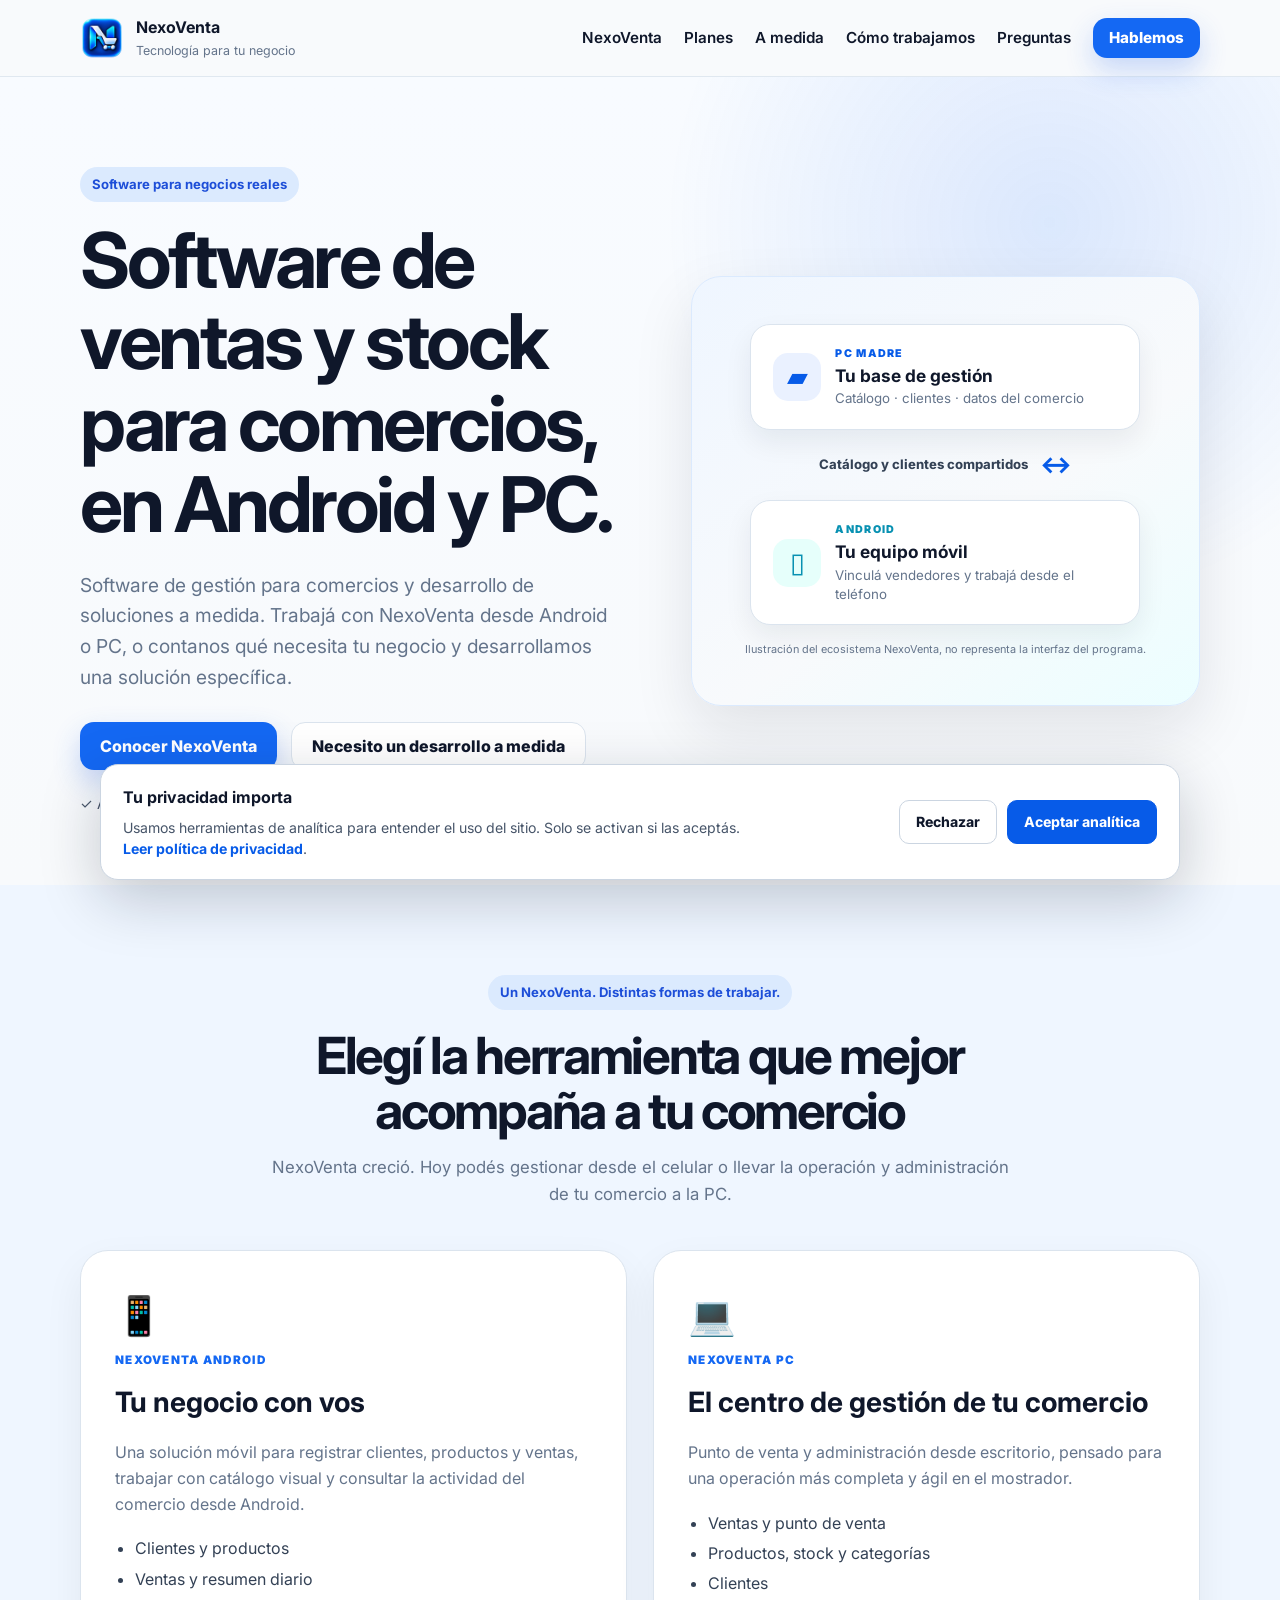
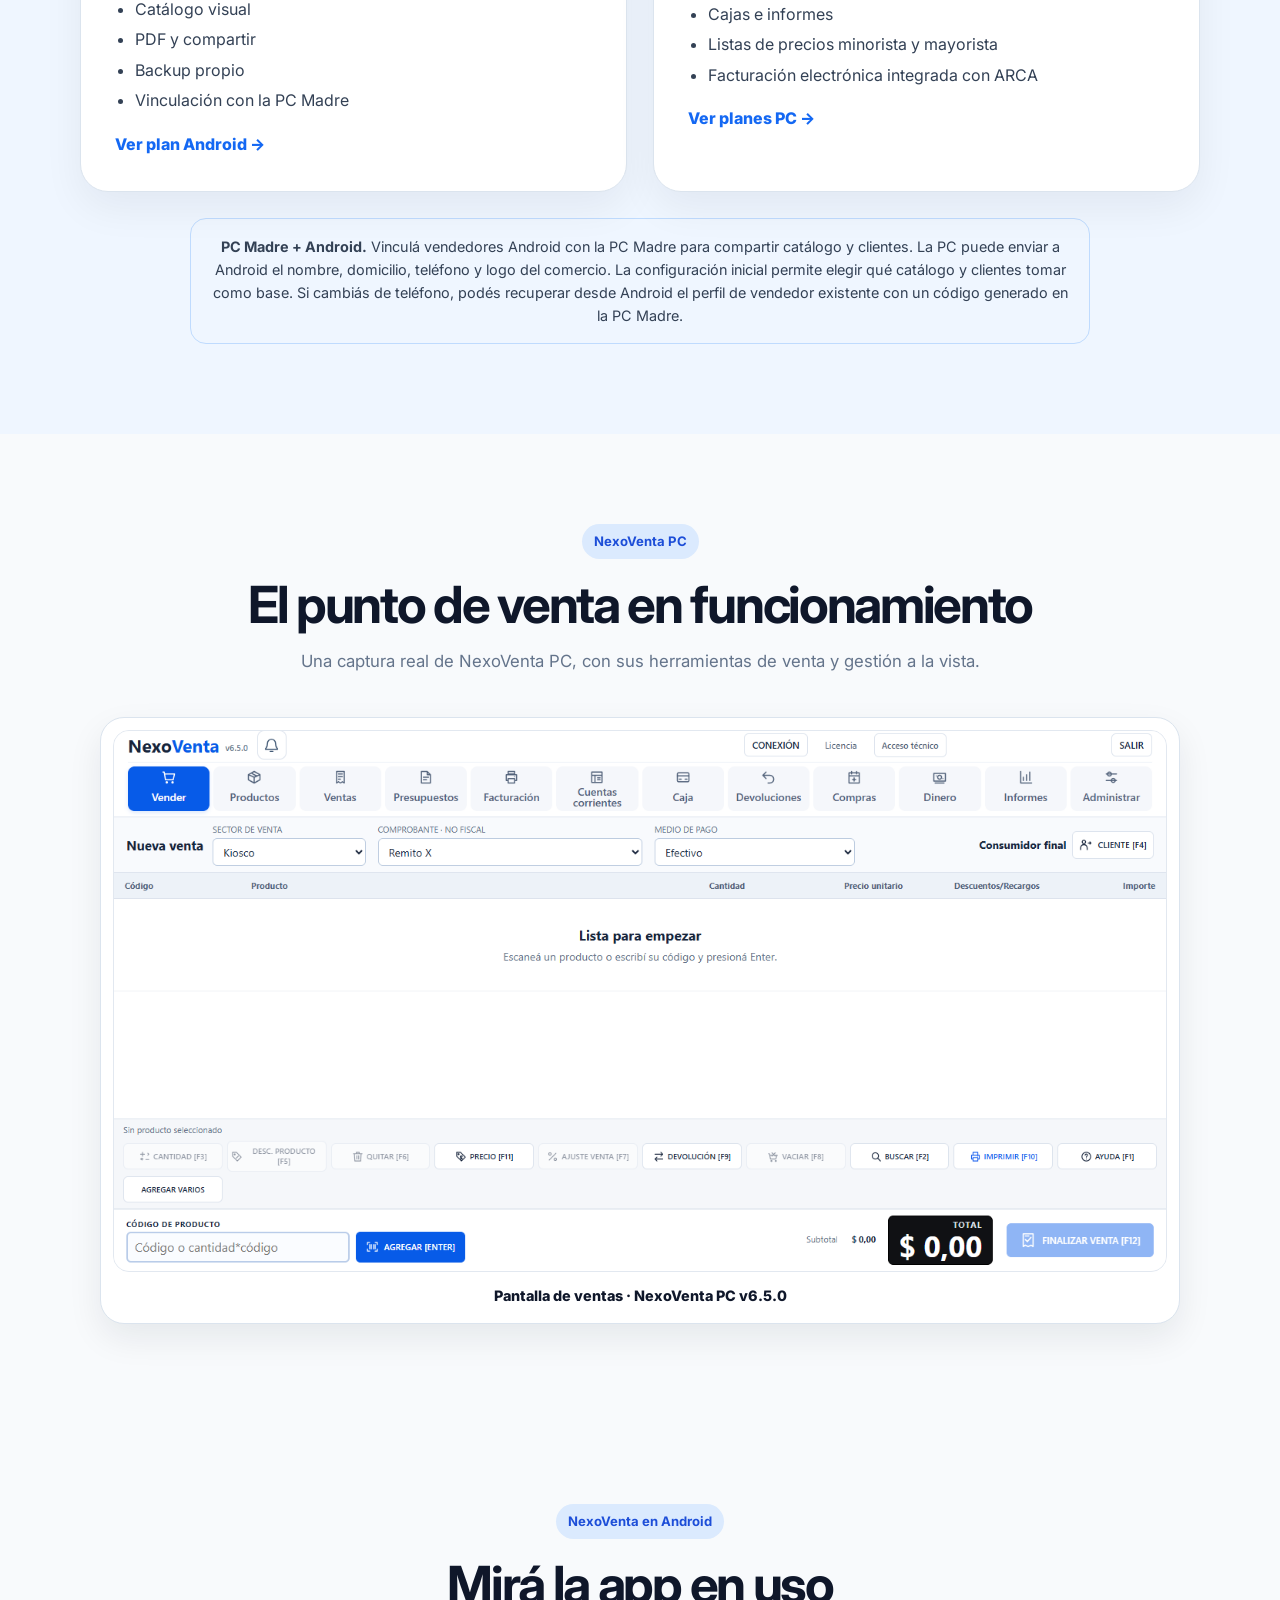
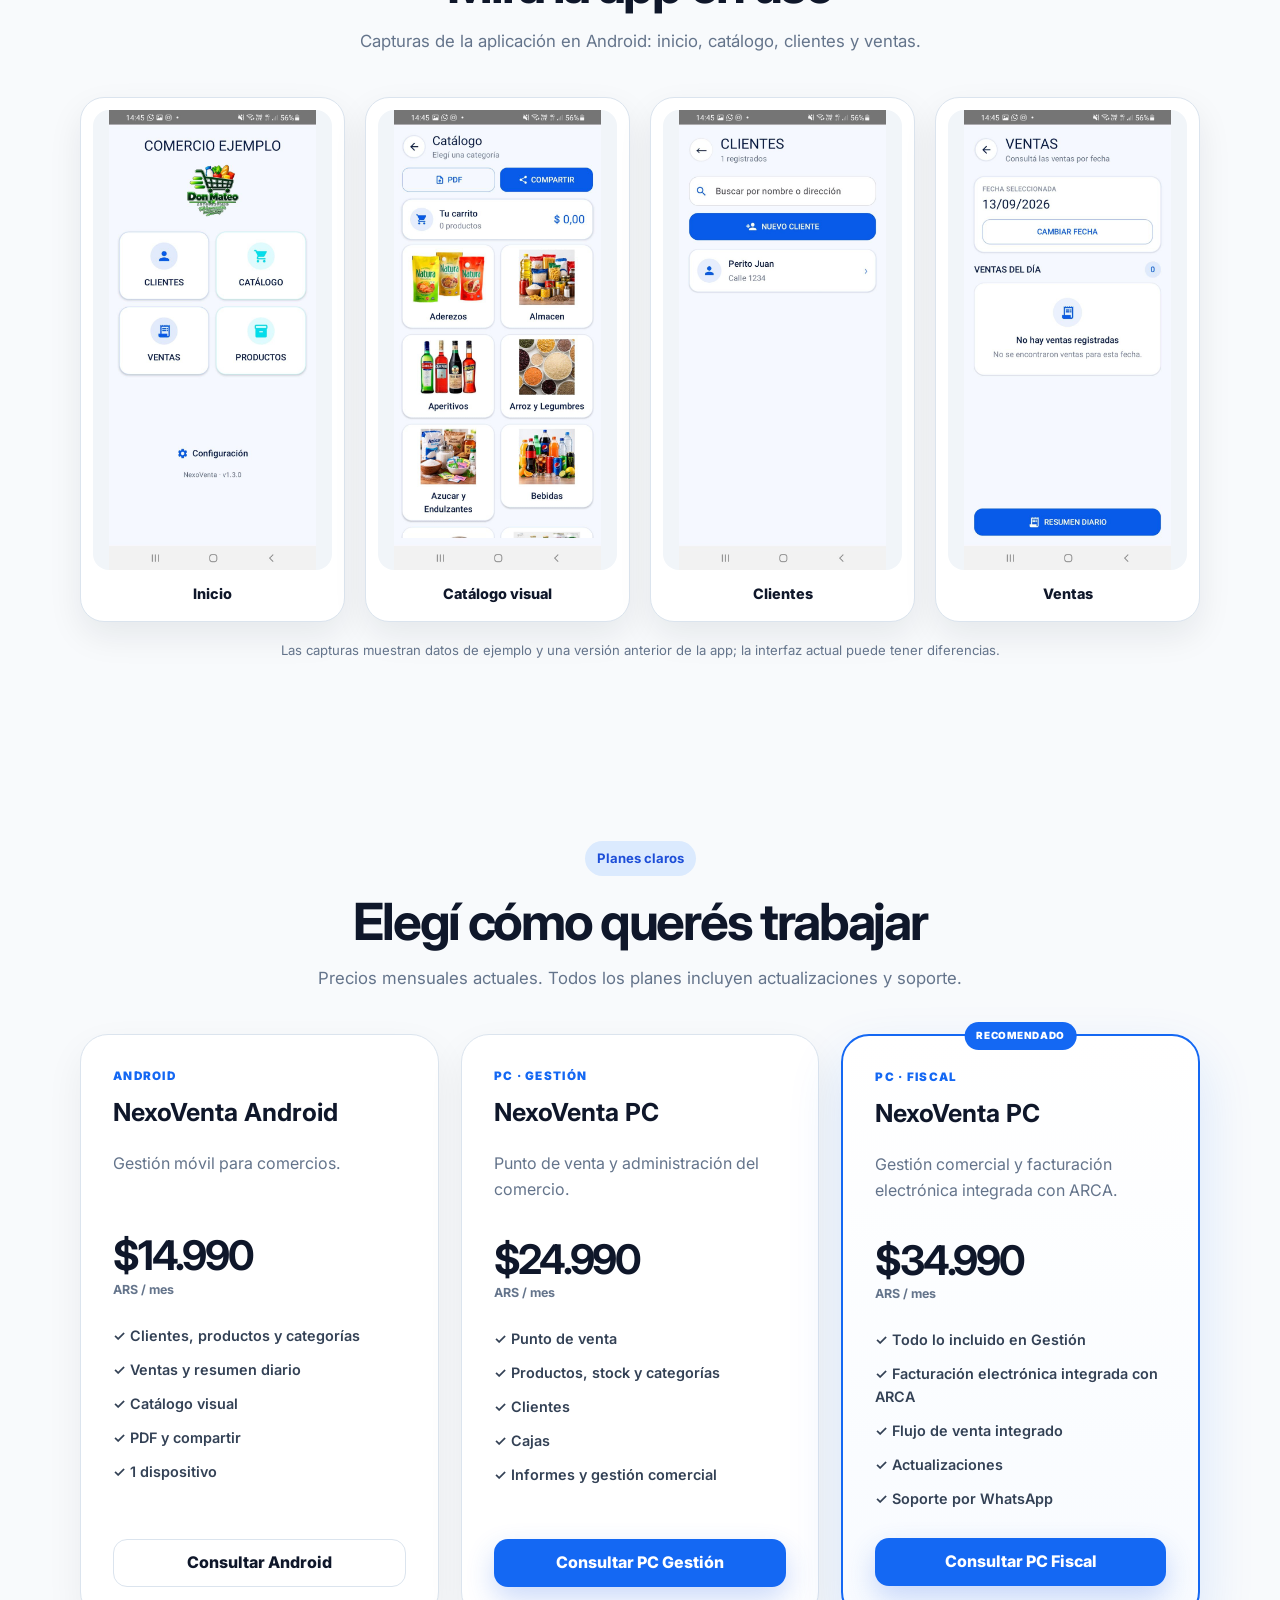
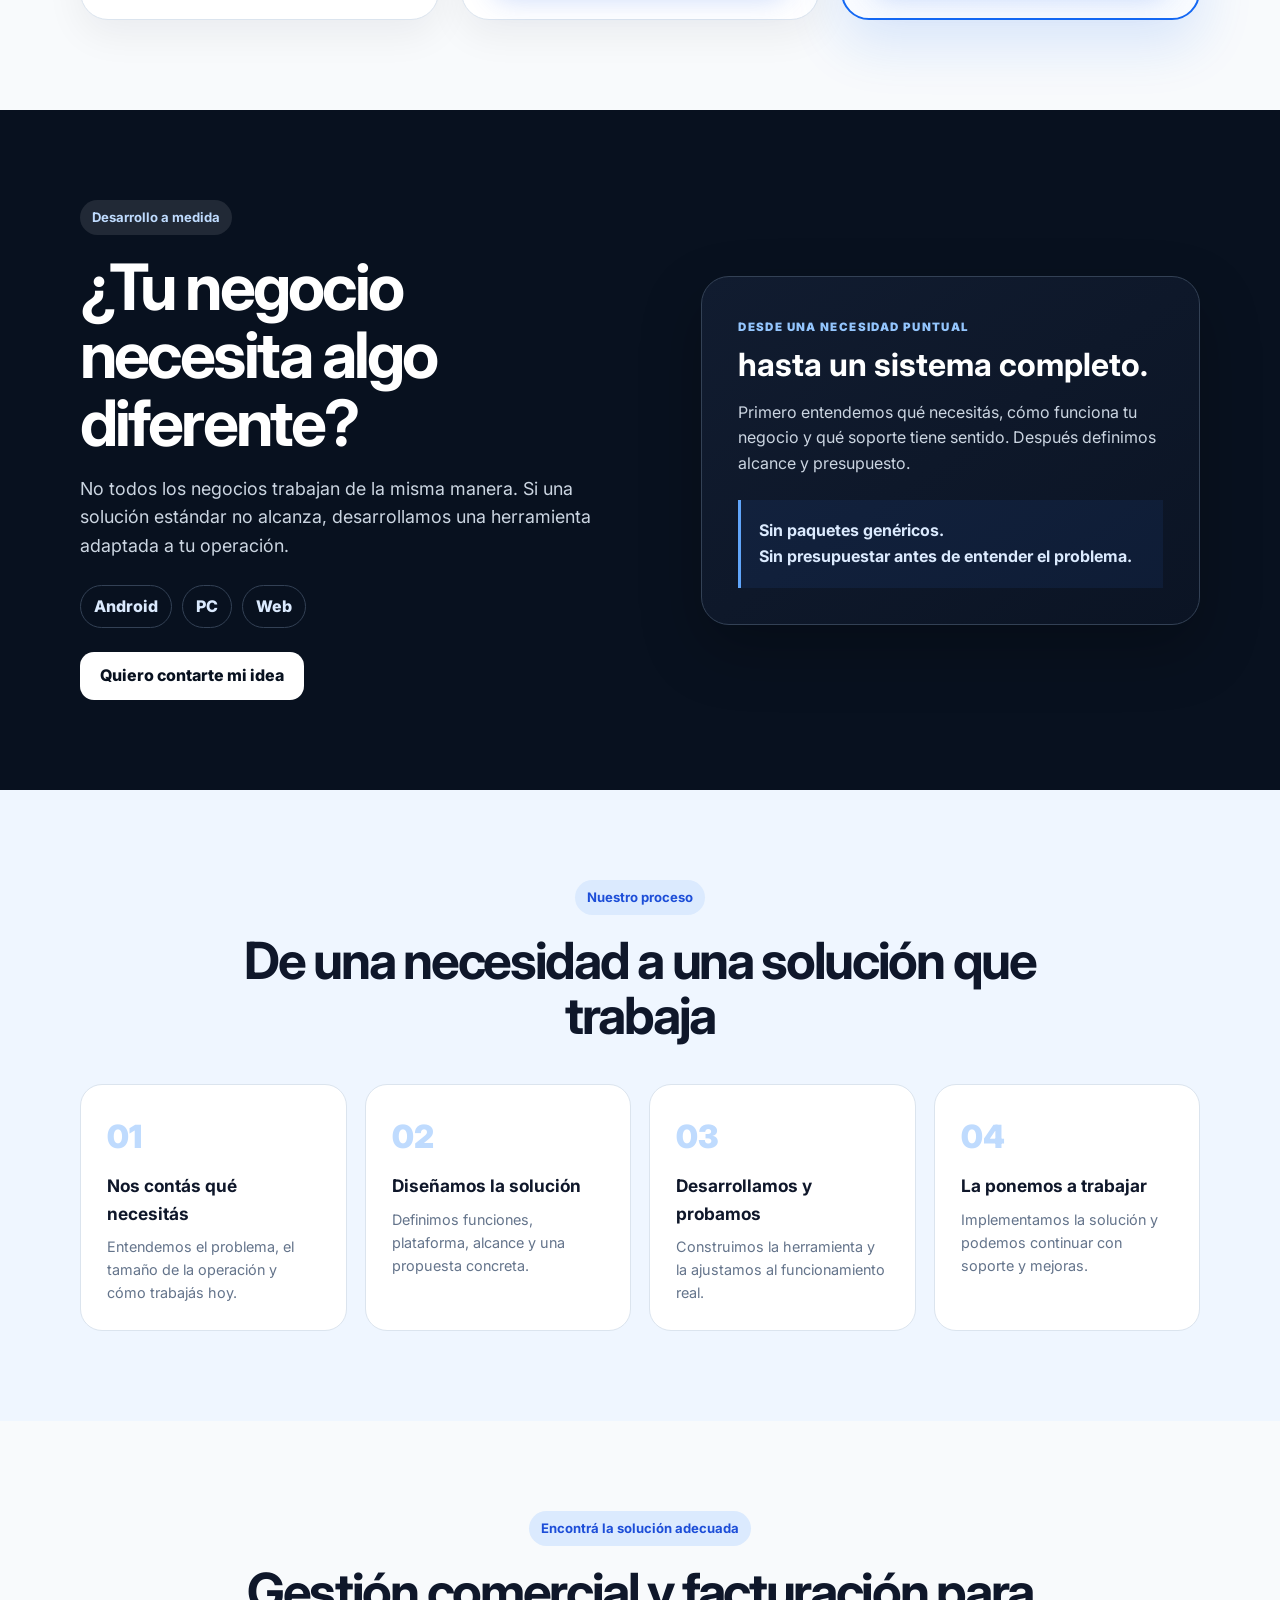
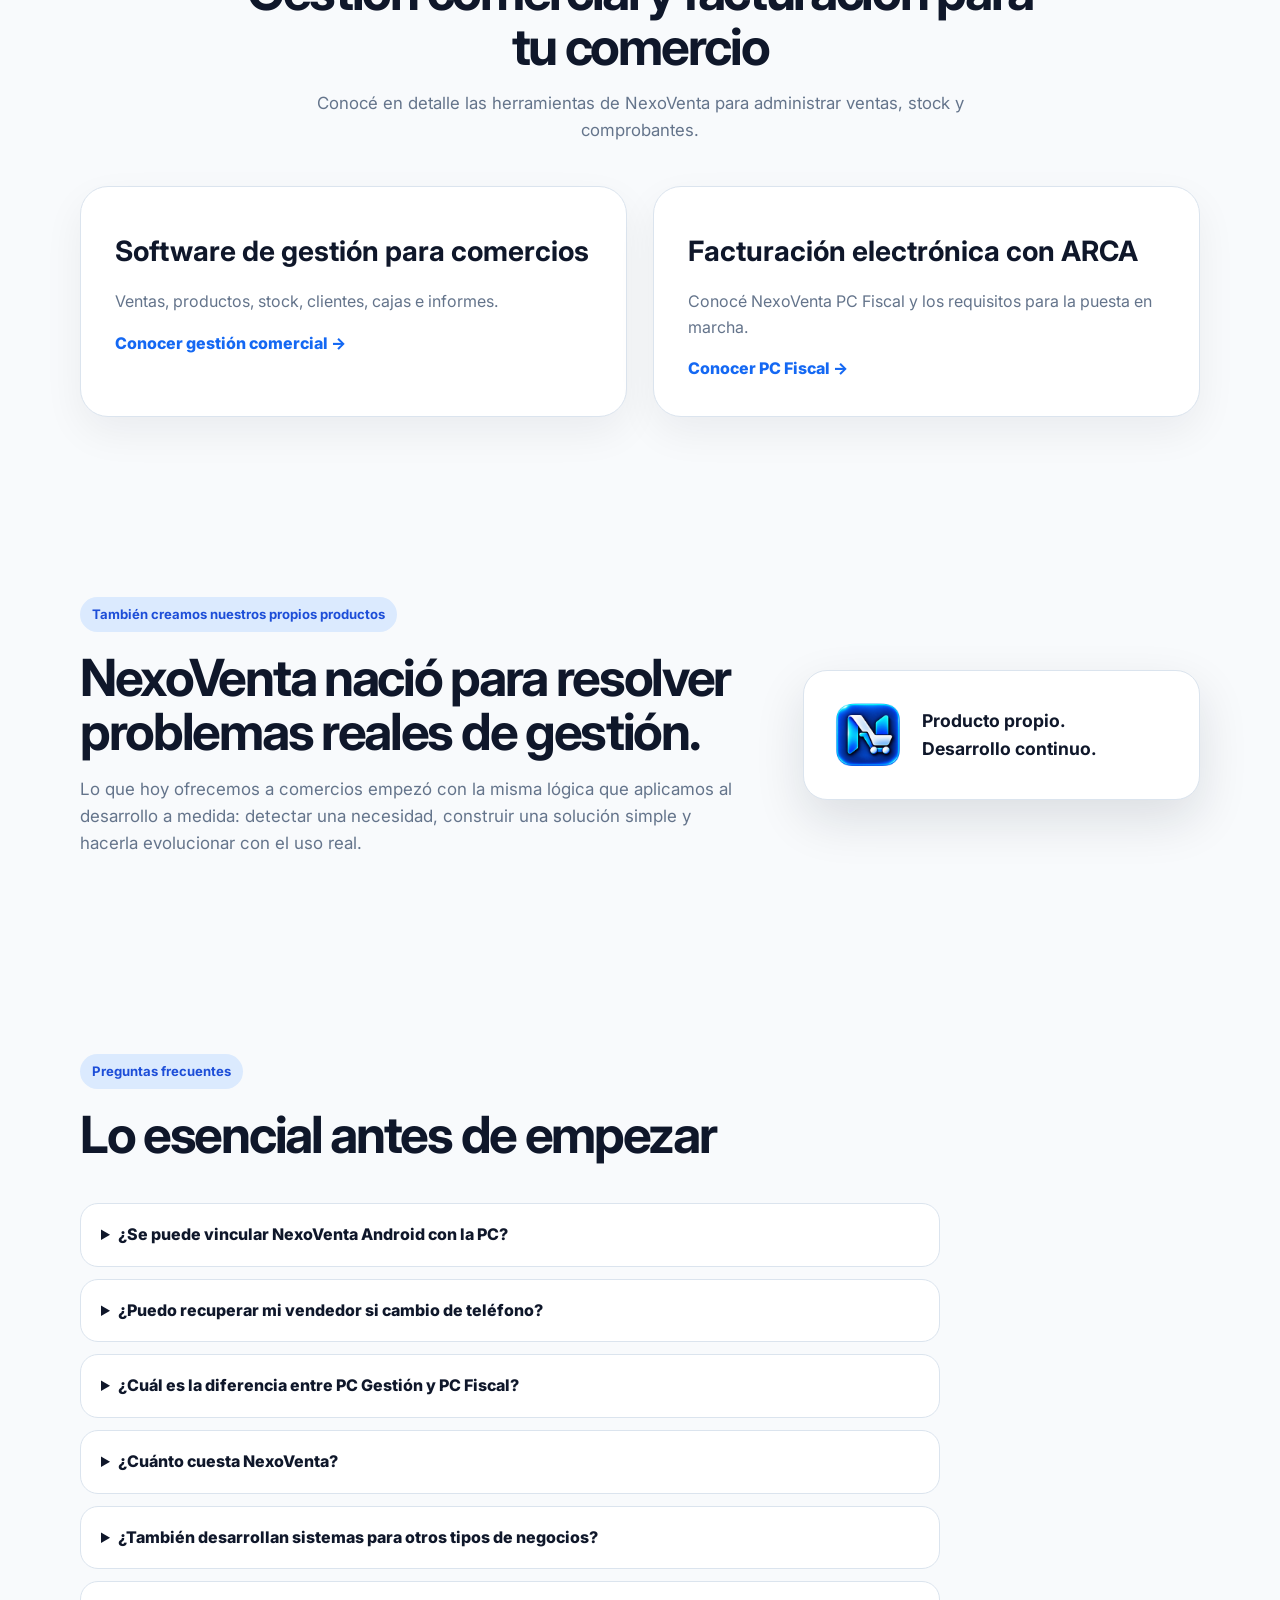
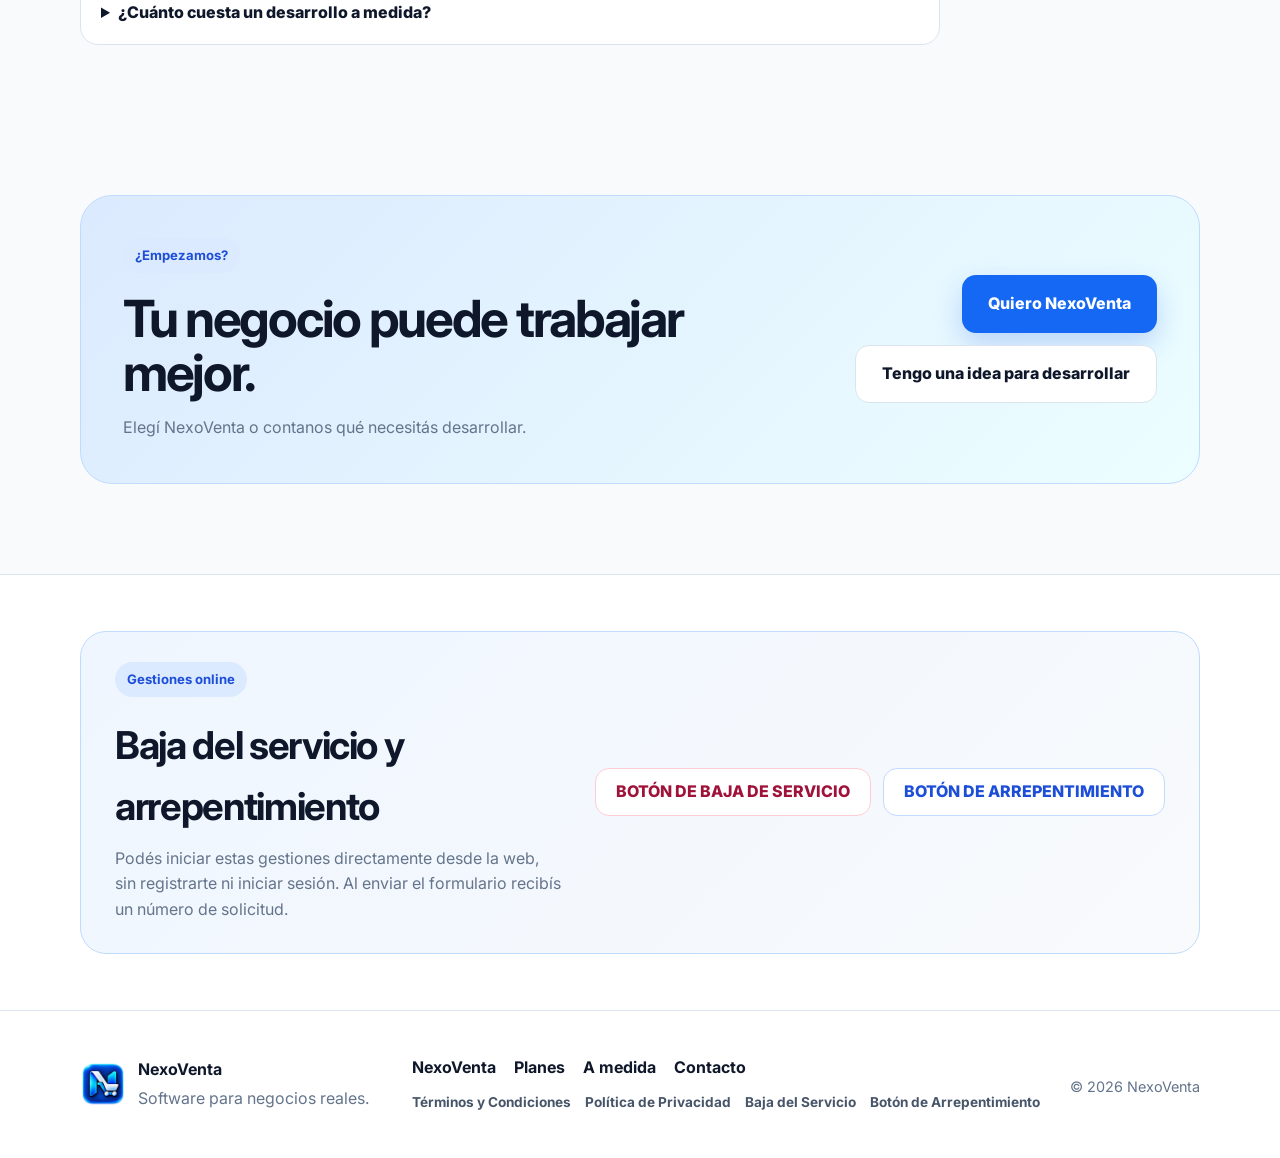
<file: index.html>
<!doctype html>
<html lang="es">
<head>


<meta charset="utf-8" />
  <meta name="viewport" content="width=device-width, initial-scale=1" />
  <title>Software de ventas, stock y facturación electrónica | NexoVenta</title>
  <meta name="description" content="NexoVenta: software para comercios en Argentina. Gestión de ventas y stock, app Android y versión PC con facturación electrónica integrada con ARCA." />
  <link rel="canonical" href="https://nexoventa.com.ar/" />
  <meta name="robots" content="index, follow" />
  <meta property="og:type" content="website" />
  <meta property="og:locale" content="es_AR" />
  <meta property="og:site_name" content="NexoVenta" />
  <meta property="og:title" content="NexoVenta | Ventas, stock y facturación electrónica" />
  <meta property="og:description" content="Sistema de gestión para comercios: ventas y stock, Android y PC con facturación electrónica integrada con ARCA." />
  <meta property="og:url" content="https://nexoventa.com.ar/" />
  <meta property="og:image" content="https://nexoventa.com.ar/assets/nexoventa-logo.png" />
  <meta name="twitter:card" content="summary_large_image" />
  <script type="application/ld+json">{"@context":"https://schema.org","@graph":[{"@type":"Organization","@id":"https://nexoventa.com.ar/#organizacion","name":"NexoVenta","url":"https://nexoventa.com.ar/","logo":"https://nexoventa.com.ar/assets/nexoventa-logo.png","sameAs":["https://www.instagram.com/nexoventa.ar/"],"description":"Software de gestión comercial para comercios y desarrollo de soluciones a medida en Argentina."},{"@type":"SoftwareApplication","@id":"https://nexoventa.com.ar/#android","name":"NexoVenta Android","applicationCategory":"BusinessApplication","operatingSystem":"Android","url":"https://nexoventa.com.ar/","image":"https://nexoventa.com.ar/assets/nexoventa-principal.jpg","description":"Aplicación Android para gestión comercial: clientes, productos, ventas, catálogo visual y vinculación con PC Madre.","offers":{"@type":"Offer","price":"14990","priceCurrency":"ARS","description":"Precio mensual publicado en el sitio, por dispositivo."}},{"@type":"SoftwareApplication","@id":"https://nexoventa.com.ar/#pc-fiscal","name":"NexoVenta PC Fiscal","applicationCategory":"BusinessApplication","operatingSystem":"Windows","url":"https://nexoventa.com.ar/#plan-pc","description":"Software de gestión comercial para PC con ventas, stock, clientes, cajas, informes, listas de precios y facturación electrónica integrada con ARCA.","offers":{"@type":"Offer","price":"34990","priceCurrency":"ARS","description":"Abono mensual de PC Fiscal publicado en la web."}},{"@type":"WebSite","@id":"https://nexoventa.com.ar/#sitio","url":"https://nexoventa.com.ar/","name":"NexoVenta","inLanguage":"es-AR","publisher":{"@id":"https://nexoventa.com.ar/#organizacion"}}]}</script>
  <meta name="theme-color" content="#0f172a" />
  <link rel="preconnect" href="https://fonts.googleapis.com">
  <link rel="preconnect" href="https://fonts.gstatic.com" crossorigin>
  <link href="https://fonts.googleapis.com/css2?family=Inter:wght@400;500;600;700;800&display=swap" rel="stylesheet">
  <link rel="stylesheet" href="styles.css" />
  <link rel="icon" href="/favicon.ico" sizes="any">
  <link rel="icon" type="image/png" sizes="192x192" href="/assets/icon-192.png">
  <link rel="apple-touch-icon" sizes="180x180" href="/assets/apple-touch-icon.png">
  <link rel="manifest" href="/site.webmanifest">
</head>
<body>
<header class="site-header">
  <div class="container nav-wrap">
    <a class="brand" href="#inicio" aria-label="NexoVenta">
      <img src="assets/nexoventa-logo.png" alt="Logo de NexoVenta" class="brand-logo">
      <div><strong>NexoVenta</strong><span>Tecnología para tu negocio</span></div>
    </a>
    <button class="nav-toggle" aria-label="Abrir menú" aria-expanded="false">☰</button>
    <nav class="main-nav">
      <a href="#producto">NexoVenta</a>
      <a href="#planes">Planes</a>
      <a href="#desarrollo">A medida</a>
      <a href="#como-trabajamos">Cómo trabajamos</a>
      <a href="#faq">Preguntas</a>
      <a class="btn btn-sm btn-primary" href="#contacto">Hablemos</a>
    </nav>
  </div>
</header>

<main>
  <section class="hero hero-v2" id="inicio">
    <div class="container hero-grid hero-grid-v2">
      <div class="hero-copy">
        <span class="eyebrow">Software para negocios reales</span>
        <h1>Software de ventas y stock para comercios, en Android y PC.</h1>
        <p class="lead">Software de gestión para comercios y desarrollo de soluciones a medida. Trabajá con NexoVenta desde Android o PC, o contanos qué necesita tu negocio y desarrollamos una solución específica.</p>
        <div class="hero-actions">
          <a class="btn btn-primary" href="#producto">Conocer NexoVenta</a>
          <a class="btn btn-secondary" href="https://wa.me/5493329608566?text=Hola%20%F0%9F%91%8B%20Llegu%C3%A9%20desde%20la%20web%20de%20NexoVenta.%20Tengo%20una%20idea%20o%20necesidad%20para%20mi%20negocio%20y%20quisiera%20consultar%20por%20un%20desarrollo%20a%20medida." target="_blank" rel="noopener">Necesito un desarrollo a medida</a>
        </div>
        <div class="trust-row"><span>✓ Android</span><span>✓ PC</span><span>✓ Web</span><span>✓ Atención directa</span></div>
      </div>
      <div class="ecosystem-visual ecosystem-flow" aria-label="Ilustración del vínculo entre la PC Madre y Android; no es una captura de pantalla">
        <div class="ecosystem-node pc-node"><span class="node-icon">▰</span><span class="node-kicker">PC MADRE</span><strong>Tu base de gestión</strong><small>Catálogo · clientes · datos del comercio</small></div>
        <div class="ecosystem-link"><span>Catálogo y clientes compartidos</span><i aria-hidden="true">↔</i></div>
        <div class="ecosystem-node android-node"><span class="node-icon">▯</span><span class="node-kicker">ANDROID</span><strong>Tu equipo móvil</strong><small>Vinculá vendedores y trabajá desde el teléfono</small></div>
        <p class="visual-caption">Ilustración del ecosistema NexoVenta, no representa la interfaz del programa.</p>
      </div>
    </div>
  </section>

  <section class="section section-soft" id="producto">
    <div class="container">
      <div class="section-heading center-heading"><span class="eyebrow">Un NexoVenta. Distintas formas de trabajar.</span><h2>Elegí la herramienta que mejor acompaña a tu comercio</h2><p>NexoVenta creció. Hoy podés gestionar desde el celular o llevar la operación y administración de tu comercio a la PC.</p></div>
      <div class="platform-grid">
        <article class="platform-card android-card"><div class="platform-icon">📱</div><span class="platform-label">NEXOVENTA ANDROID</span><h3>Tu negocio con vos</h3><p>Una solución móvil para registrar clientes, productos y ventas, trabajar con catálogo visual y consultar la actividad del comercio desde Android.</p><ul><li>Clientes y productos</li><li>Ventas y resumen diario</li><li>Catálogo visual</li><li>PDF y compartir</li><li>Backup propio</li><li>Vinculación con la PC Madre</li></ul><a class="text-link" href="#plan-android">Ver plan Android →</a></article>
        <article class="platform-card pc-card"><div class="platform-icon">💻</div><span class="platform-label">NEXOVENTA PC</span><h3>El centro de gestión de tu comercio</h3><p>Punto de venta y administración desde escritorio, pensado para una operación más completa y ágil en el mostrador.</p><ul><li>Ventas y punto de venta</li><li>Productos, stock y categorías</li><li>Clientes</li><li>Cajas e informes</li><li>Listas de precios minorista y mayorista</li><li>Facturación electrónica integrada con ARCA</li></ul><a class="text-link" href="#plan-pc">Ver planes PC →</a></article>
      </div>
      <p class="integration-note"><strong>PC Madre + Android.</strong> Vinculá vendedores Android con la PC Madre para compartir catálogo y clientes. La PC puede enviar a Android el nombre, domicilio, teléfono y logo del comercio. La configuración inicial permite elegir qué catálogo y clientes tomar como base. Si cambiás de teléfono, podés recuperar desde Android el perfil de vendedor existente con un código generado en la PC Madre.</p>
    </div>
  </section>

  <section class="section pc-gallery" aria-labelledby="pc-gallery-title">
    <div class="container">
      <div class="section-heading center-heading"><span class="eyebrow">NexoVenta PC</span><h2 id="pc-gallery-title">El punto de venta en funcionamiento</h2><p>Una captura real de NexoVenta PC, con sus herramientas de venta y gestión a la vista.</p></div>
      <figure class="screenshot-card pc-screenshot-card"><img src="assets/nexoventa-pc-venta.png" alt="Pantalla real de ventas de NexoVenta PC v6.5.0" loading="lazy"><figcaption>Pantalla de ventas · NexoVenta PC v6.5.0</figcaption></figure>
    </div>
  </section>

  <section class="section android-gallery" aria-labelledby="android-gallery-title">
    <div class="container">
      <div class="section-heading center-heading"><span class="eyebrow">NexoVenta en Android</span><h2 id="android-gallery-title">Mirá la app en uso</h2><p>Capturas de la aplicación en Android: inicio, catálogo, clientes y ventas.</p></div>
      <div class="screenshot-grid">
        <figure class="screenshot-card"><img src="assets/nexoventa-principal.jpg" alt="Pantalla de inicio de NexoVenta Android" loading="lazy"><figcaption>Inicio</figcaption></figure>
        <figure class="screenshot-card"><img src="assets/nexoventa-catalogo.jpg" alt="Catálogo visual de productos en NexoVenta Android" loading="lazy"><figcaption>Catálogo visual</figcaption></figure>
        <figure class="screenshot-card"><img src="assets/nexoventa-clientes.jpg" alt="Gestión de clientes en NexoVenta Android" loading="lazy"><figcaption>Clientes</figcaption></figure>
        <figure class="screenshot-card"><img src="assets/nexoventa-ventas.jpg" alt="Consulta de ventas en NexoVenta Android" loading="lazy"><figcaption>Ventas</figcaption></figure>
      </div>
      <p class="screenshots-note">Las capturas muestran datos de ejemplo y una versión anterior de la app; la interfaz actual puede tener diferencias.</p>
    </div>
  </section>

  <section class="section" id="planes">
    <div class="container">
      <div class="section-heading center-heading"><span class="eyebrow">Planes claros</span><h2>Elegí cómo querés trabajar</h2><p>Precios mensuales actuales. Todos los planes incluyen actualizaciones y soporte.</p></div>
      <div class="plans-grid">
        <article class="plan-card" id="plan-android"><span class="plan-kicker">ANDROID</span><h3>NexoVenta Android</h3><p class="plan-desc">Gestión móvil para comercios.</p><div class="plan-price"><strong>$14.990</strong><span>ARS / mes</span></div><ul><li>✓ Clientes, productos y categorías</li><li>✓ Ventas y resumen diario</li><li>✓ Catálogo visual</li><li>✓ PDF y compartir</li><li>✓ 1 dispositivo</li></ul><a class="btn btn-secondary plan-btn" href="https://wa.me/5493329608566?text=Hola%20%F0%9F%91%8B%20Vi%20NexoVenta%20Android%20en%20la%20web%20y%20quiero%20m%C3%A1s%20informaci%C3%B3n." target="_blank" rel="noopener">Consultar Android</a></article>
        <article class="plan-card" id="plan-pc"><span class="plan-kicker">PC · GESTIÓN</span><h3>NexoVenta PC</h3><p class="plan-desc">Punto de venta y administración del comercio.</p><div class="plan-price"><strong>$24.990</strong><span>ARS / mes</span></div><ul><li>✓ Punto de venta</li><li>✓ Productos, stock y categorías</li><li>✓ Clientes</li><li>✓ Cajas</li><li>✓ Informes y gestión comercial</li></ul><a class="btn btn-primary plan-btn" href="https://wa.me/5493329608566?text=Hola%20%F0%9F%91%8B%20Vi%20el%20plan%20NexoVenta%20PC%20Gesti%C3%B3n%20en%20la%20web%20y%20quiero%20m%C3%A1s%20informaci%C3%B3n." target="_blank" rel="noopener">Consultar PC Gestión</a></article>
        <article class="plan-card featured-plan fiscal-plan"><span class="recommended">RECOMENDADO</span><span class="plan-kicker">PC · FISCAL</span><h3>NexoVenta PC</h3><p class="plan-desc">Gestión comercial y facturación electrónica integrada con ARCA.</p><div class="plan-price"><strong>$34.990</strong><span>ARS / mes</span></div><ul><li>✓ Todo lo incluido en Gestión</li><li>✓ Facturación electrónica integrada con ARCA</li><li>✓ Flujo de venta integrado</li><li>✓ Actualizaciones</li><li>✓ Soporte por WhatsApp</li></ul><a class="btn btn-primary plan-btn" href="https://wa.me/5493329608566?text=Hola%20%F0%9F%91%8B%20Vi%20el%20plan%20NexoVenta%20PC%20Fiscal%20con%20facturaci%C3%B3n%20ARCA%20y%20quiero%20m%C3%A1s%20informaci%C3%B3n." target="_blank" rel="noopener">Consultar PC Fiscal</a></article>
      </div>
    </div>
  </section>

  <section class="section custom-section" id="desarrollo">
    <div class="container custom-grid">
      <div><span class="eyebrow eyebrow-light">Desarrollo a medida</span><h2>¿Tu negocio necesita algo diferente?</h2><p class="custom-lead">No todos los negocios trabajan de la misma manera. Si una solución estándar no alcanza, desarrollamos una herramienta adaptada a tu operación.</p><div class="custom-tags"><span>Android</span><span>PC</span><span>Web</span></div><a class="btn btn-light" href="https://wa.me/5493329608566?text=Hola%20%F0%9F%91%8B%20Llegu%C3%A9%20desde%20la%20web%20de%20NexoVenta.%20Tengo%20una%20idea%20o%20necesidad%20para%20mi%20negocio%20y%20quisiera%20consultar%20por%20un%20desarrollo%20a%20medida." target="_blank" rel="noopener">Quiero contarte mi idea</a></div>
      <div class="custom-panel"><span>DESDE UNA NECESIDAD PUNTUAL</span><strong>hasta un sistema completo.</strong><p>Primero entendemos qué necesitás, cómo funciona tu negocio y qué soporte tiene sentido. Después definimos alcance y presupuesto.</p><div class="no-template">Sin paquetes genéricos.<br>Sin presupuestar antes de entender el problema.</div></div>
    </div>
  </section>

  <section class="section section-soft" id="como-trabajamos">
    <div class="container"><div class="section-heading center-heading"><span class="eyebrow">Nuestro proceso</span><h2>De una necesidad a una solución que trabaja</h2></div><div class="process-grid">
      <article><span>01</span><h3>Nos contás qué necesitás</h3><p>Entendemos el problema, el tamaño de la operación y cómo trabajás hoy.</p></article>
      <article><span>02</span><h3>Diseñamos la solución</h3><p>Definimos funciones, plataforma, alcance y una propuesta concreta.</p></article>
      <article><span>03</span><h3>Desarrollamos y probamos</h3><p>Construimos la herramienta y la ajustamos al funcionamiento real.</p></article>
      <article><span>04</span><h3>La ponemos a trabajar</h3><p>Implementamos la solución y podemos continuar con soporte y mejoras.</p></article>
    </div></div>
  </section>

  <section class="section" aria-labelledby="soluciones-seo"><div class="container"><div class="section-heading center-heading"><span class="eyebrow">Encontrá la solución adecuada</span><h2 id="soluciones-seo">Gestión comercial y facturación para tu comercio</h2><p>Conocé en detalle las herramientas de NexoVenta para administrar ventas, stock y comprobantes.</p></div><div class="platform-grid"><article class="platform-card"><h3>Software de gestión para comercios</h3><p>Ventas, productos, stock, clientes, cajas e informes.</p><a class="text-link" href="software-gestion-comercios.html">Conocer gestión comercial →</a></article><article class="platform-card"><h3>Facturación electrónica con ARCA</h3><p>Conocé NexoVenta PC Fiscal y los requisitos para la puesta en marcha.</p><a class="text-link" href="facturacion-electronica-arca.html">Conocer PC Fiscal →</a></article></div></div></section>
  <section class="section product-story">
    <div class="container story-grid"><div><span class="eyebrow">También creamos nuestros propios productos</span><h2>NexoVenta nació para resolver problemas reales de gestión.</h2><p>Lo que hoy ofrecemos a comercios empezó con la misma lógica que aplicamos al desarrollo a medida: detectar una necesidad, construir una solución simple y hacerla evolucionar con el uso real.</p></div><div class="story-badge"><img src="assets/nexoventa-logo.png" alt="NexoVenta"><strong>Producto propio.<br>Desarrollo continuo.</strong></div></div>
  </section>

  <section class="section" id="faq"><div class="container"><div class="section-heading"><span class="eyebrow">Preguntas frecuentes</span><h2>Lo esencial antes de empezar</h2></div><div class="faq-list">
    <details><summary>¿Se puede vincular NexoVenta Android con la PC?</summary><p>Sí. Android puede vincularse con una PC Madre para compartir catálogo y clientes. En la primera vinculación se elige qué datos se tomarán como base. La PC Madre también puede enviar a Android el nombre, domicilio, teléfono y logo del comercio.</p></details>
    <details><summary>¿Puedo recuperar mi vendedor si cambio de teléfono?</summary><p>Sí. La PC Madre puede generar un código de recuperación para volver a vincular el vendedor existente desde el nuevo teléfono y conservar su identidad y los datos que ya llegaron a la PC.</p></details>
    <details><summary>¿Cuál es la diferencia entre PC Gestión y PC Fiscal?</summary><p>PC Fiscal incluye las funciones de PC Gestión y facturación electrónica integrada con ARCA. Consultanos por los requisitos de habilitación y puesta en marcha.</p></details>
    <details><summary>¿Cuánto cuesta NexoVenta?</summary><p>Android cuesta $14.990 ARS/mes, PC Gestión $24.990 ARS/mes y PC Fiscal $34.990 ARS/mes.</p></details>
    <details><summary>¿También desarrollan sistemas para otros tipos de negocios?</summary><p>Sí. Realizamos desarrollos a medida para necesidades que requieren una solución específica en Android, PC, web o una combinación según el proyecto.</p></details>
    <details><summary>¿Cuánto cuesta un desarrollo a medida?</summary><p>Se cotiza según el alcance. Primero relevamos la necesidad, funciones, dimensión del proyecto y plataforma; después preparamos una propuesta y presupuesto.</p></details>
  </div></div></section>

  <section class="section cta-section" id="contacto"><div class="container dual-cta"><div><span class="eyebrow">¿Empezamos?</span><h2>Tu negocio puede trabajar mejor.</h2><p>Elegí NexoVenta o contanos qué necesitás desarrollar.</p></div><div class="dual-cta-actions"><a class="btn btn-primary btn-large" href="https://wa.me/5493329608566?text=Hola%20%F0%9F%91%8B%20Vi%20NexoVenta%20en%20la%20web%20y%20quiero%20saber%20qu%C3%A9%20plan%20se%20adapta%20mejor%20a%20mi%20negocio." target="_blank" rel="noopener">Quiero NexoVenta</a><a class="btn btn-secondary btn-large" href="https://wa.me/5493329608566?text=Hola%20%F0%9F%91%8B%20Tengo%20una%20idea%20o%20necesidad%20para%20mi%20negocio%20y%20quisiera%20consultar%20por%20un%20desarrollo%20a%20medida." target="_blank" rel="noopener">Tengo una idea para desarrollar</a></div></div></section>

  <section class="legal-actions-section" aria-labelledby="gestiones-legales-title"><div class="container legal-actions-box"><div><span class="eyebrow">Gestiones online</span><h2 id="gestiones-legales-title">Baja del servicio y arrepentimiento</h2><p>Podés iniciar estas gestiones directamente desde la web, sin registrarte ni iniciar sesión. Al enviar el formulario recibís un número de solicitud.</p></div><div class="legal-action-buttons"><a class="btn btn-outline-danger" href="baja.html">BOTÓN DE BAJA DE SERVICIO</a><a class="btn btn-outline-blue" href="arrepentimiento.html">BOTÓN DE ARREPENTIMIENTO</a></div></div></section>
</main>

<footer class="site-footer"><div class="container footer-wrap"><div class="footer-brand"><img src="assets/nexoventa-logo.png" alt="" class="footer-logo"><div><strong>NexoVenta</strong><p>Software para negocios reales.</p></div></div><div><div class="footer-links"><a href="#producto">NexoVenta</a><a href="#planes">Planes</a><a href="#desarrollo">A medida</a><a href="#contacto">Contacto</a></div><div class="footer-legal"><a href="terminos.html">Términos y Condiciones</a><a href="privacidad.html">Política de Privacidad</a><a href="baja.html">Baja del Servicio</a><a href="arrepentimiento.html">Botón de Arrepentimiento</a></div></div><p class="copyright">© <span id="year"></span> NexoVenta</p></div></footer>
<script src="script.js"></script>
<script src="consent.js"></script>
</body>
</html>
</file>
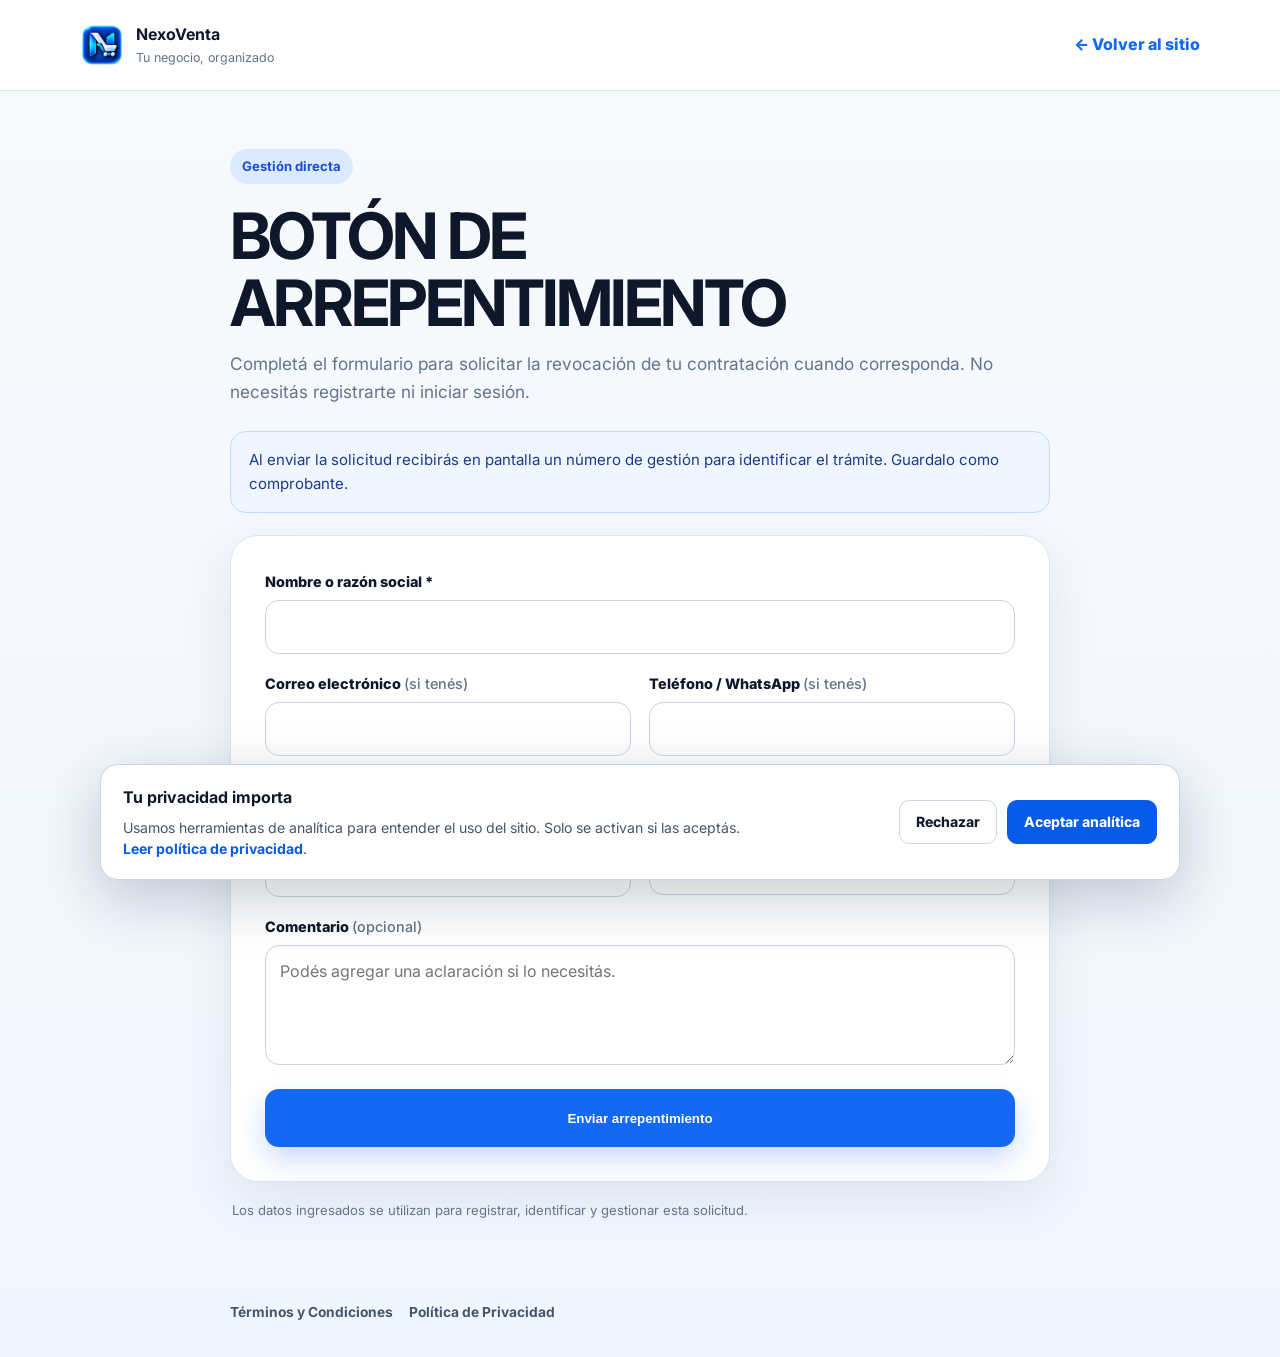
<file: arrepentimiento.html>
<!doctype html>
<html lang="es">
<head>

<meta charset="utf-8" />
  <meta name="viewport" content="width=device-width, initial-scale=1" />
  <title>Botón de Arrepentimiento | NexoVenta</title>
  <meta name="description" content="Ejercé el derecho de arrepentimiento sobre la contratación de NexoVenta y obtené tu número de gestión." />
  <link rel="canonical" href="https://nexoventa.com.ar/arrepentimiento.html" />
  <meta name="robots" content="index, follow" />
  <meta name="theme-color" content="#0f172a" />
  <link rel="preconnect" href="https://fonts.googleapis.com">
  <link rel="preconnect" href="https://fonts.gstatic.com" crossorigin>
  <link href="https://fonts.googleapis.com/css2?family=Inter:wght@400;500;600;700;800&display=swap" rel="stylesheet">
  <link rel="stylesheet" href="styles.css" />
  <link rel="icon" href="/favicon.ico" sizes="any">
</head>
<body class="legal-page">
  <header class="legal-header">
    <div class="container">
      <a class="brand" href="index.html" aria-label="Volver a NexoVenta">
        <img src="assets/nexoventa-logo.png" alt="Logo de NexoVenta" class="brand-logo">
        <div><strong>NexoVenta</strong><span>Tu negocio, organizado</span></div>
      </a>
      <a class="legal-back" href="index.html">← Volver al sitio</a>
    </div>
  </header>

  <main class="legal-main">
    <div class="container legal-shell">
      <div class="legal-title">
        <span class="eyebrow">Gestión directa</span>
        <h1>BOTÓN DE ARREPENTIMIENTO</h1>
        <p>Completá el formulario para solicitar la revocación de tu contratación cuando corresponda. No necesitás registrarte ni iniciar sesión.</p>
      </div>

      <div class="legal-notice">
        Al enviar la solicitud recibirás en pantalla un número de gestión para identificar el trámite. Guardalo como comprobante.
      </div>

      <section class="legal-card">
        <form id="solicitud-form" data-tipo="ARREPENTIMIENTO" novalidate>
          <div class="form-grid">
            <div class="form-field full">
              <label for="nombre">Nombre o razón social *</label>
              <input id="nombre" name="nombre" autocomplete="name" required maxlength="160" />
            </div>

            <div class="form-field">
              <label for="email">Correo electrónico <span class="optional">(si tenés)</span></label>
              <input id="email" name="email" type="email" autocomplete="email" maxlength="200" />
            </div>

            <div class="form-field">
              <label for="telefono">Teléfono / WhatsApp <span class="optional">(si tenés)</span></label>
              <input id="telefono" name="telefono" type="tel" autocomplete="tel" maxlength="60" />
            </div>

            <div class="form-field full">
              <p class="field-help">Ingresá al menos un correo electrónico o un teléfono para poder identificar y gestionar tu solicitud.</p>
            </div>

            <div class="form-field">
              <label for="fecha_contratacion">Fecha de contratación <span class="optional">(opcional)</span></label>
              <input id="fecha_contratacion" name="fecha_contratacion" type="date" />
            </div>

            <div class="form-field">
              <label for="codigo_licencia">Código de licencia <span class="optional">(opcional)</span></label>
              <input id="codigo_licencia" name="codigo_licencia" maxlength="120" />
            </div>

            <div class="form-field full">
              <label for="motivo">Comentario <span class="optional">(opcional)</span></label>
              <textarea id="motivo" name="motivo" maxlength="1500" placeholder="Podés agregar una aclaración si lo necesitás."></textarea>
            </div>
          </div>

          <div class="form-submit">
            <button class="btn btn-primary btn-large" type="submit">Enviar arrepentimiento</button>
          </div>
          <div id="form-status" class="form-status" hidden aria-live="polite"></div>
        </form>
      </section>

      <p class="legal-footnote">Los datos ingresados se utilizan para registrar, identificar y gestionar esta solicitud.</p>
    </div>
  </main>
  <div class="container legal-inline-links"><a href="terminos.html">Términos y Condiciones</a><a href="privacidad.html">Política de Privacidad</a></div>

  <script src="solicitud.js"></script>
<script src="consent.js"></script>
</body>
</html>
</file>
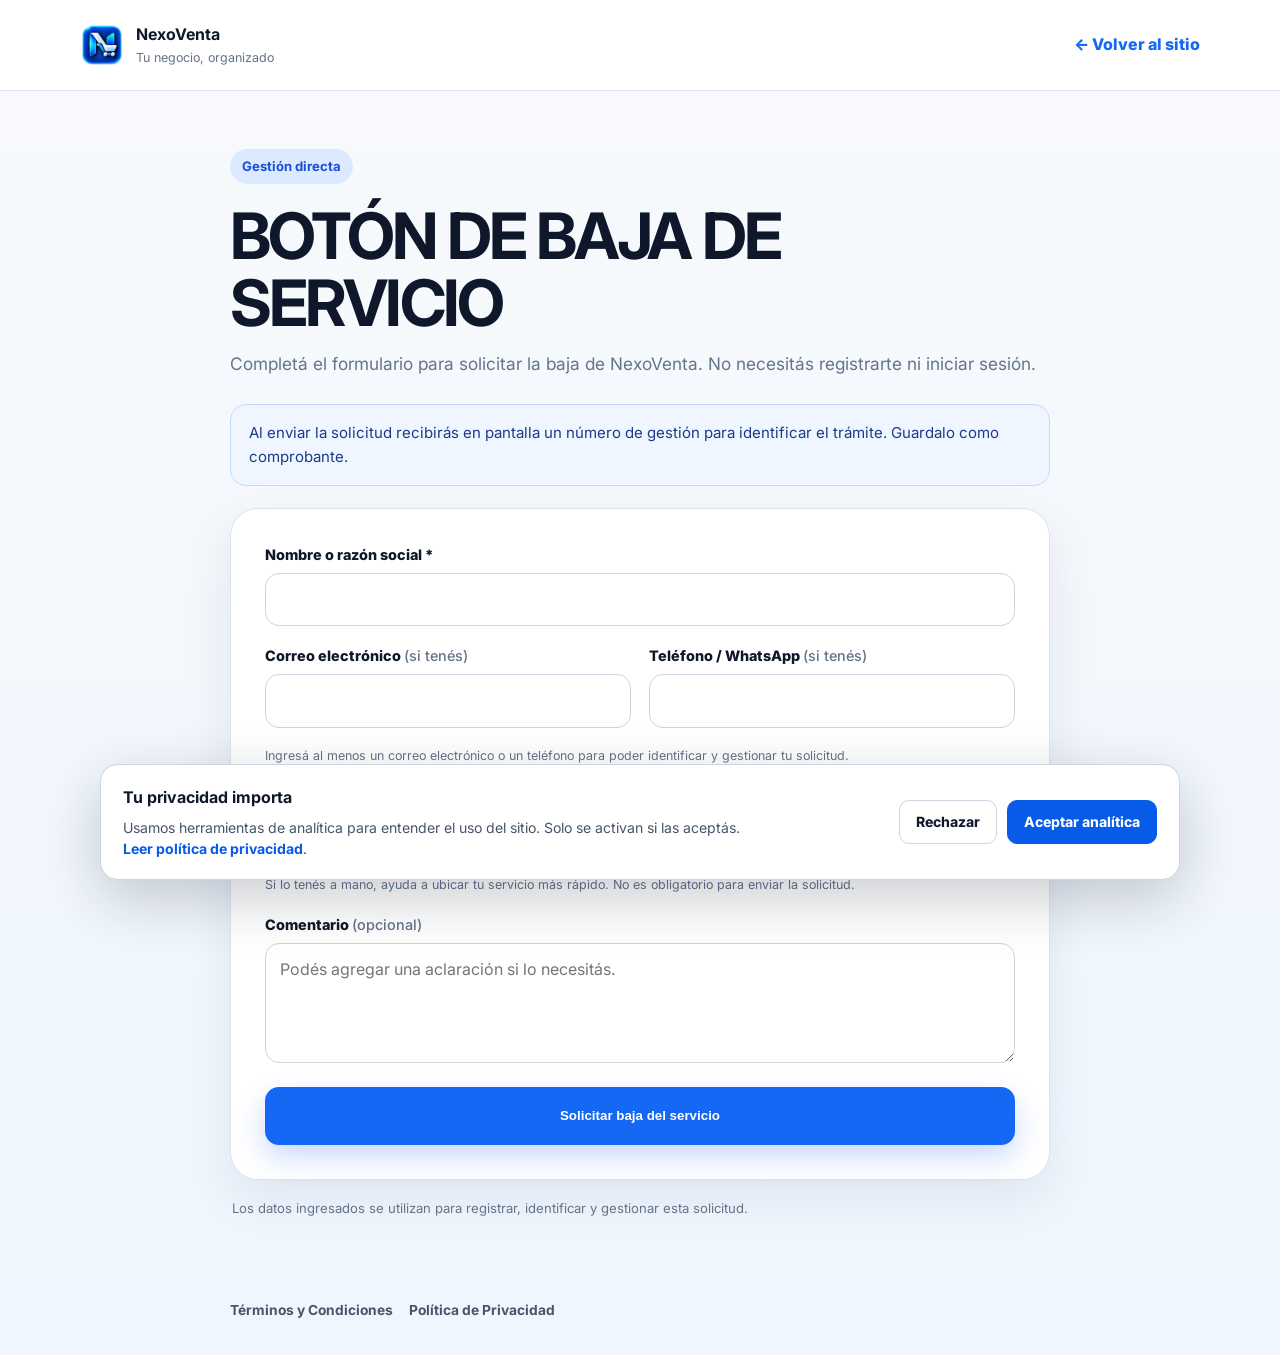
<file: baja.html>
<!doctype html>
<html lang="es">
<head>

<meta charset="utf-8" />
  <meta name="viewport" content="width=device-width, initial-scale=1" />
  <title>Botón de Baja de Servicio | NexoVenta</title>
  <meta name="description" content="Solicitá la baja del servicio NexoVenta de forma directa y obtené tu número de gestión." />
  <link rel="canonical" href="https://nexoventa.com.ar/baja.html" />
  <meta name="robots" content="index, follow" />
  <meta name="theme-color" content="#0f172a" />
  <link rel="preconnect" href="https://fonts.googleapis.com">
  <link rel="preconnect" href="https://fonts.gstatic.com" crossorigin>
  <link href="https://fonts.googleapis.com/css2?family=Inter:wght@400;500;600;700;800&display=swap" rel="stylesheet">
  <link rel="stylesheet" href="styles.css" />
  <link rel="icon" href="/favicon.ico" sizes="any">
</head>
<body class="legal-page">
  <header class="legal-header">
    <div class="container">
      <a class="brand" href="index.html" aria-label="Volver a NexoVenta">
        <img src="assets/nexoventa-logo.png" alt="Logo de NexoVenta" class="brand-logo">
        <div><strong>NexoVenta</strong><span>Tu negocio, organizado</span></div>
      </a>
      <a class="legal-back" href="index.html">← Volver al sitio</a>
    </div>
  </header>

  <main class="legal-main">
    <div class="container legal-shell">
      <div class="legal-title">
        <span class="eyebrow">Gestión directa</span>
        <h1>BOTÓN DE BAJA DE SERVICIO</h1>
        <p>Completá el formulario para solicitar la baja de NexoVenta. No necesitás registrarte ni iniciar sesión.</p>
      </div>

      <div class="legal-notice">
        Al enviar la solicitud recibirás en pantalla un número de gestión para identificar el trámite. Guardalo como comprobante.
      </div>

      <section class="legal-card">
        <form id="solicitud-form" data-tipo="BAJA" novalidate>
          <div class="form-grid">
            <div class="form-field full">
              <label for="nombre">Nombre o razón social *</label>
              <input id="nombre" name="nombre" autocomplete="name" required maxlength="160" />
            </div>

            <div class="form-field">
              <label for="email">Correo electrónico <span class="optional">(si tenés)</span></label>
              <input id="email" name="email" type="email" autocomplete="email" maxlength="200" />
            </div>

            <div class="form-field">
              <label for="telefono">Teléfono / WhatsApp <span class="optional">(si tenés)</span></label>
              <input id="telefono" name="telefono" type="tel" autocomplete="tel" maxlength="60" />
            </div>

            <div class="form-field full">
              <p class="field-help">Ingresá al menos un correo electrónico o un teléfono para poder identificar y gestionar tu solicitud.</p>
            </div>

            <div class="form-field full">
              <label for="codigo_licencia">Código de licencia <span class="optional">(opcional)</span></label>
              <input id="codigo_licencia" name="codigo_licencia" maxlength="120" />
              <p class="field-help">Si lo tenés a mano, ayuda a ubicar tu servicio más rápido. No es obligatorio para enviar la solicitud.</p>
            </div>

            <div class="form-field full">
              <label for="motivo">Comentario <span class="optional">(opcional)</span></label>
              <textarea id="motivo" name="motivo" maxlength="1500" placeholder="Podés agregar una aclaración si lo necesitás."></textarea>
            </div>
          </div>

          <div class="form-submit">
            <button class="btn btn-primary btn-large" type="submit">Solicitar baja del servicio</button>
          </div>
          <div id="form-status" class="form-status" hidden aria-live="polite"></div>
        </form>
      </section>

      <p class="legal-footnote">Los datos ingresados se utilizan para registrar, identificar y gestionar esta solicitud.</p>
    </div>
  </main>
  <div class="container legal-inline-links"><a href="terminos.html">Términos y Condiciones</a><a href="privacidad.html">Política de Privacidad</a></div>

  <script src="solicitud.js"></script>
<script src="consent.js"></script>
</body>
</html>
</file>
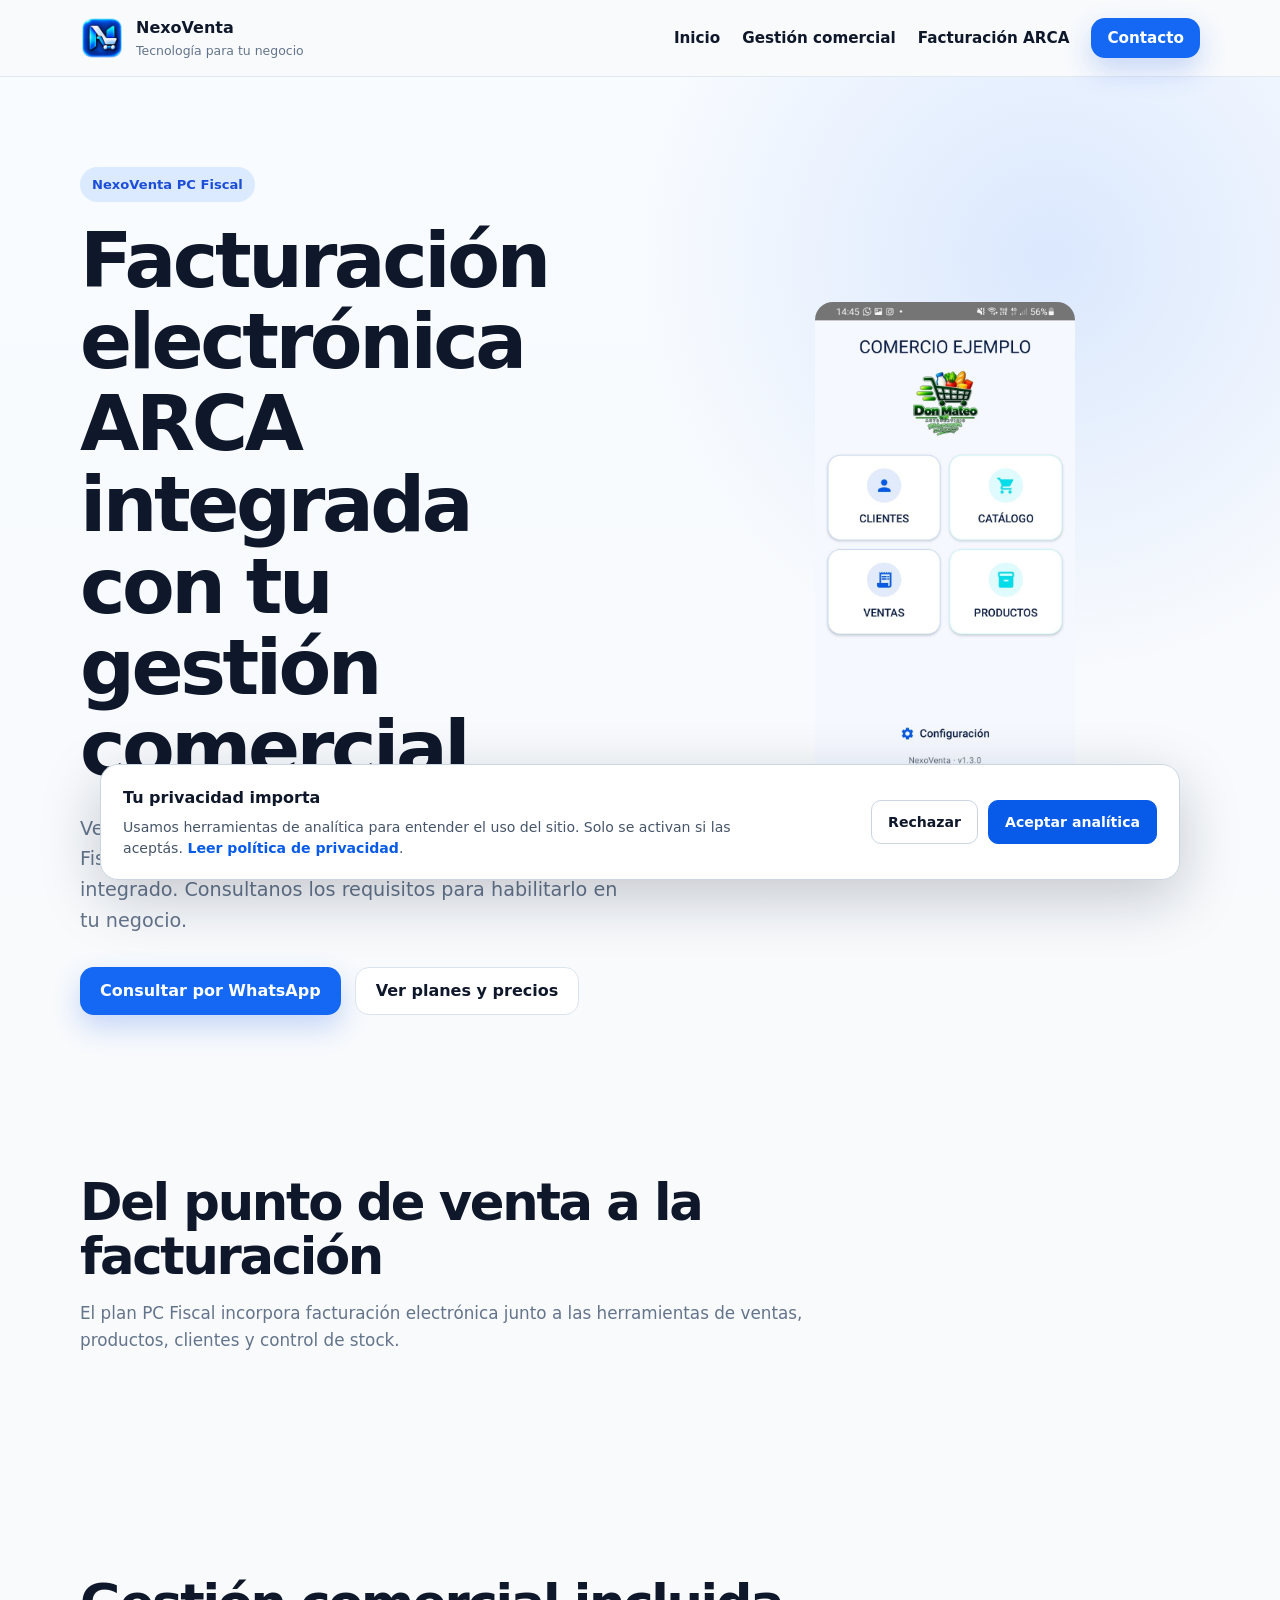
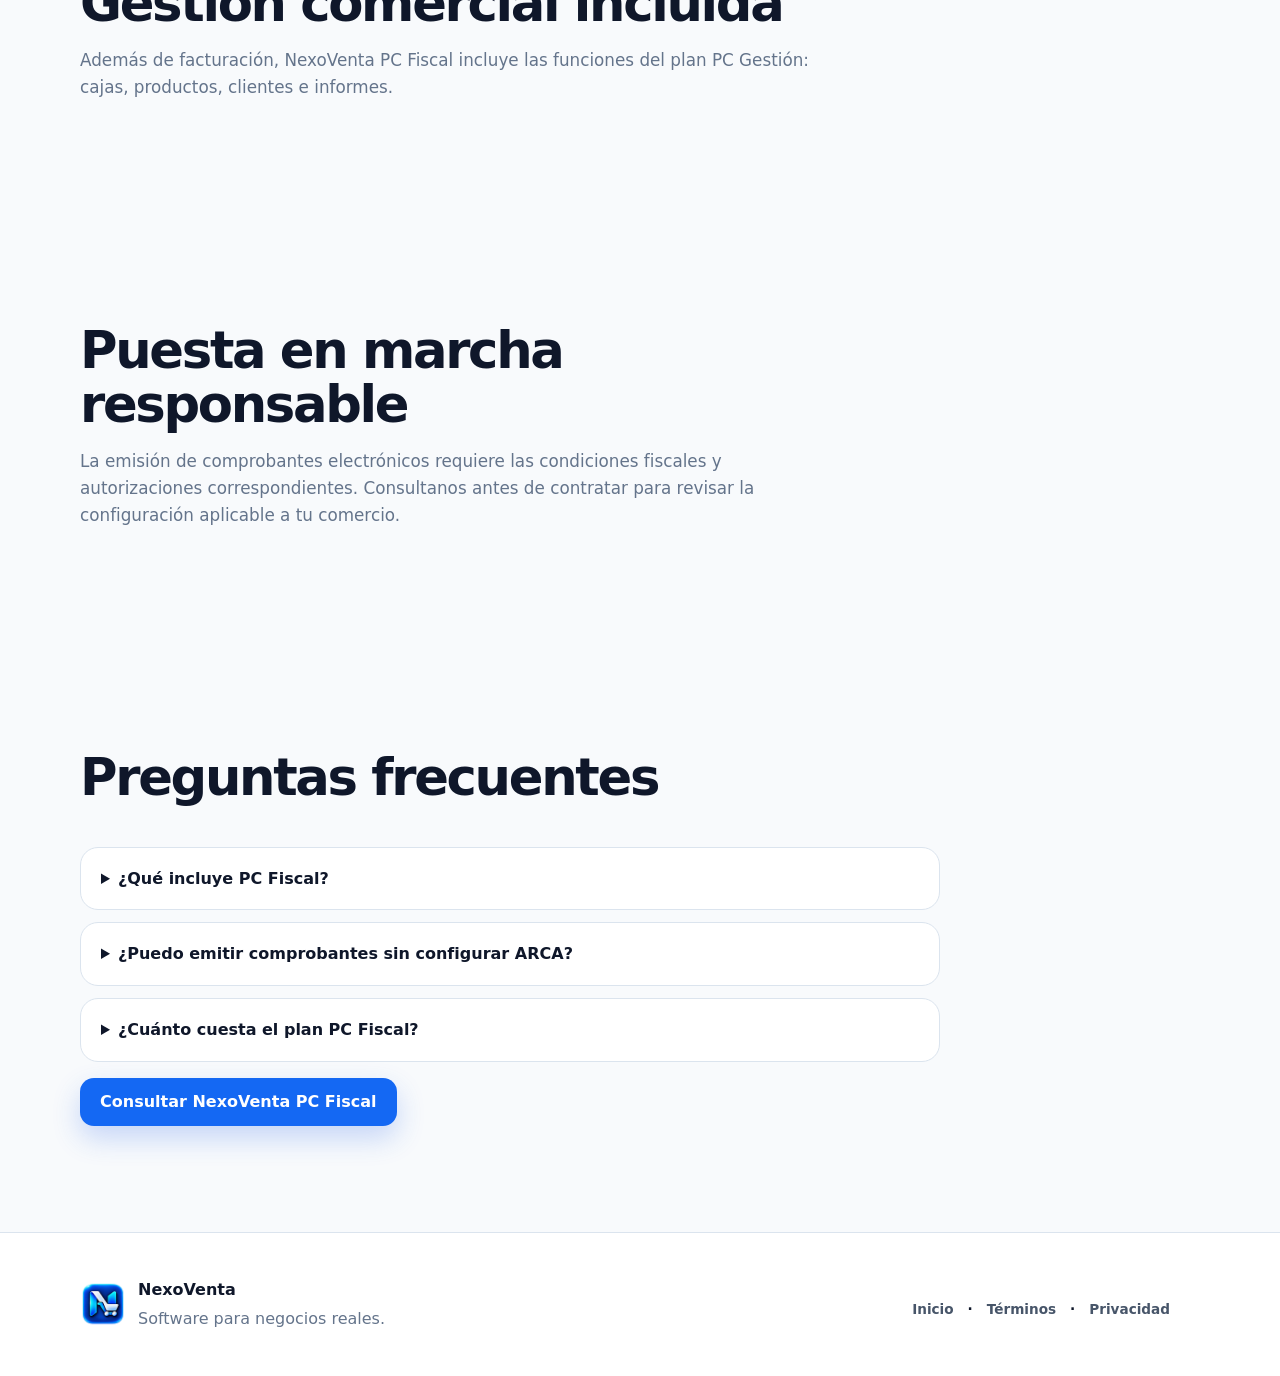
<file: facturacion-electronica-arca.html>
<!doctype html><html lang="es-AR">
<head>

<meta charset="utf-8">
    <meta name="viewport" content="width=device-width, initial-scale=1">
    <title>Software de facturación electrónica ARCA para comercios | NexoVenta
        </title>
    <meta name="description" content="NexoVenta PC Fiscal combina ventas, stock y facturación electrónica integrada con ARCA. Consultá requisitos de habilitación y puesta en marcha.">
    <link rel="canonical" href="https://nexoventa.com.ar/facturacion-electronica-arca.html">
    <meta name="robots" content="index,follow">
    <meta property="og:type" content="website">
    <meta property="og:locale" content="es_AR">
    <meta property="og:title" content="Software de facturación electrónica ARCA para comercios | NexoVenta"><meta property="og:description" content="NexoVenta PC Fiscal combina ventas, stock y facturación electrónica integrada con ARCA. Consultá requisitos de habilitación y puesta en marcha."><meta property="og:url" content="https://nexoventa.com.ar/facturacion-electronica-arca.html"><meta property="og:image" content="https://nexoventa.com.ar/assets/nexoventa-logo.png"><script type="application/ld+json">{"@context": "https://schema.org", "@type": "WebPage", "name": "Software de facturación electrónica ARCA para comercios | NexoVenta", "url": "https://nexoventa.com.ar/facturacion-electronica-arca.html", "description": "NexoVenta PC Fiscal combina ventas, stock y facturación electrónica integrada con ARCA. Consultá requisitos de habilitación y puesta en marcha.", "inLanguage": "es-AR", "isPartOf": {"@id": "https://nexoventa.com.ar/#sitio"}}</script>
<link rel="stylesheet" href="styles.css"><link rel="icon" href="favicon.ico"></head>
<body><header class="site-header"><div class="container nav-wrap"><a class="brand" href="/" aria-label="NexoVenta - inicio"><img src="assets/nexoventa-logo.png" alt="NexoVenta" class="brand-logo"><div><strong>NexoVenta</strong><span>Tecnología para tu negocio</span></div></a><button class="nav-toggle" aria-label="Abrir menú" aria-expanded="false">☰</button><nav class="main-nav"><a href="/">Inicio</a><a href="software-gestion-comercios.html">Gestión comercial</a><a href="facturacion-electronica-arca.html">Facturación ARCA</a><a class="btn btn-sm btn-primary" href="/#contacto">Contacto</a></nav></div></header><main><section class="hero hero-v2"><div class="container hero-grid hero-grid-v2"><div class="hero-copy"><span class="eyebrow">NexoVenta PC Fiscal</span><h1>Facturación electrónica ARCA integrada con tu gestión comercial</h1><p class="lead">Vendé y administrá tu comercio desde NexoVenta PC Fiscal, con un módulo de facturación electrónica integrado. Consultanos los requisitos para habilitarlo en tu negocio.</p><div class="hero-actions"><a class="btn btn-primary" href="https://wa.me/5493329608566?text=Hola%2C%20vi%20NexoVenta%20PC%20Fiscal%20con%20facturaci%C3%B3n%20electr%C3%B3nica%20ARCA%20y%20quiero%20conocer%20los%20requisitos." target="_blank" rel="noopener">Consultar por WhatsApp</a><a class="btn btn-secondary" href="/#planes">Ver planes y precios</a></div></div><div class="ecosystem-visual"><img src="assets/nexoventa-principal.jpg" alt="Pantalla de NexoVenta Android" style="max-width:260px;width:80%;border-radius:18px;display:block;margin:auto"></div></div></section><section class="section"><div class="container"><div class="section-heading"><h2>Del punto de venta a la facturación</h2><p>El plan PC Fiscal incorpora facturación electrónica junto a las herramientas de ventas, productos, clientes y control de stock.</p></div></div></section>
<section class="section"><div class="container"><div class="section-heading"><h2>Gestión comercial incluida</h2><p>Además de facturación, NexoVenta PC Fiscal incluye las funciones del plan PC Gestión: cajas, productos, clientes e informes.</p></div></div></section>
<section class="section"><div class="container"><div class="section-heading"><h2>Puesta en marcha responsable</h2><p>La emisión de comprobantes electrónicos requiere las condiciones fiscales y autorizaciones correspondientes. Consultanos antes de contratar para revisar la configuración aplicable a tu comercio.</p></div></div></section><section class="section"><div class="container"><div class="section-heading"><h2>Preguntas frecuentes</h2></div><div class="faq-list"><details><summary>¿Qué incluye PC Fiscal?</summary><p>Incluye las funciones de NexoVenta PC Gestión y la integración de facturación electrónica con ARCA.</p></details><details><summary>¿Puedo emitir comprobantes sin configurar ARCA?</summary><p>No. La emisión requiere la habilitación y configuración fiscal correspondientes.</p></details><details><summary>¿Cuánto cuesta el plan PC Fiscal?</summary><p>El precio publicado es de $34.990 ARS mensuales; confirmá condiciones y vigencia al consultar.</p></details></div><p><a class="btn btn-primary" href="https://wa.me/5493329608566?text=Hola%2C%20vi%20NexoVenta%20PC%20Fiscal%20con%20facturaci%C3%B3n%20electr%C3%B3nica%20ARCA%20y%20quiero%20conocer%20los%20requisitos." target="_blank" rel="noopener">Consultar NexoVenta PC Fiscal</a></p></div></section></main><footer class="site-footer"><div class="container footer-wrap"><div class="footer-brand"><img src="assets/nexoventa-logo.png" alt="" class="footer-logo"><div><strong>NexoVenta</strong><p>Software para negocios reales.</p></div></div><div class="footer-legal"><a href="/">Inicio</a> · <a href="terminos.html">Términos</a> · <a href="privacidad.html">Privacidad</a></div></div></footer><script src="script.js"></script><script src="consent.js"></script>
</body>
</html>
</file>
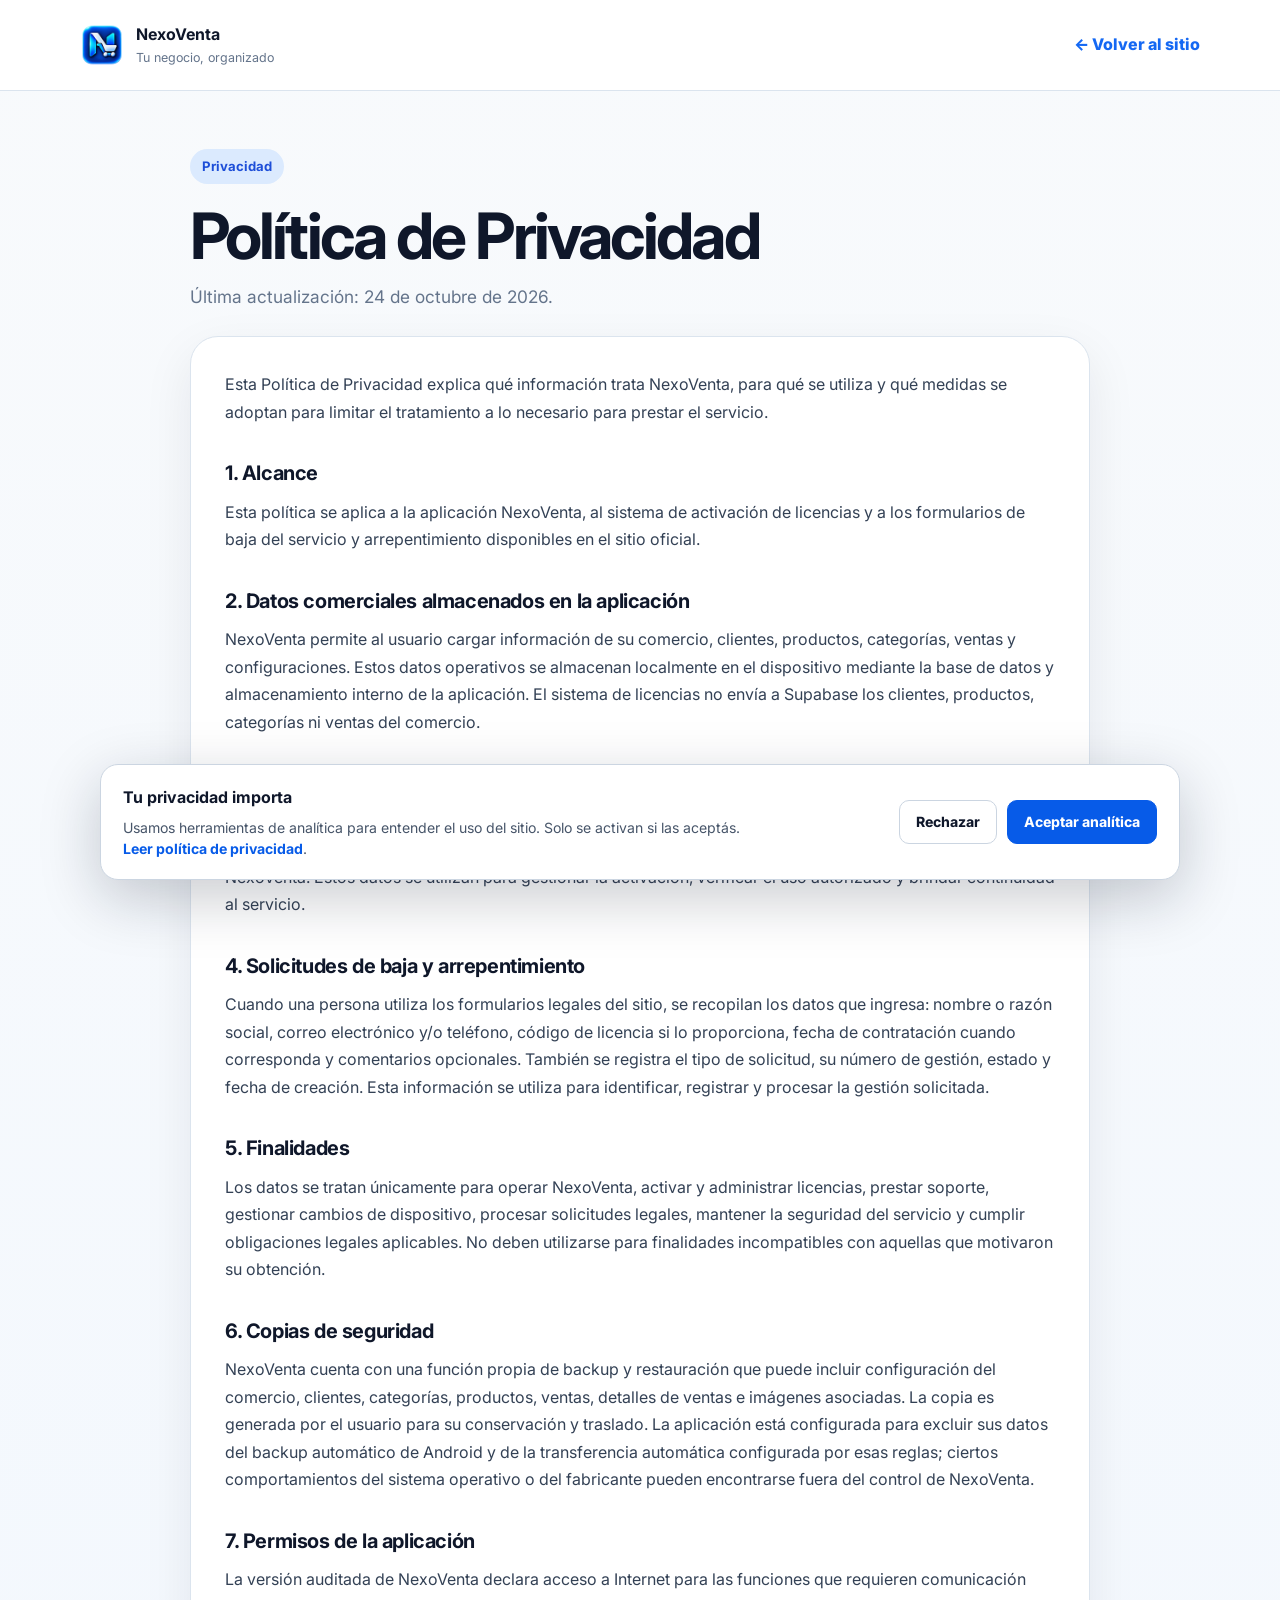
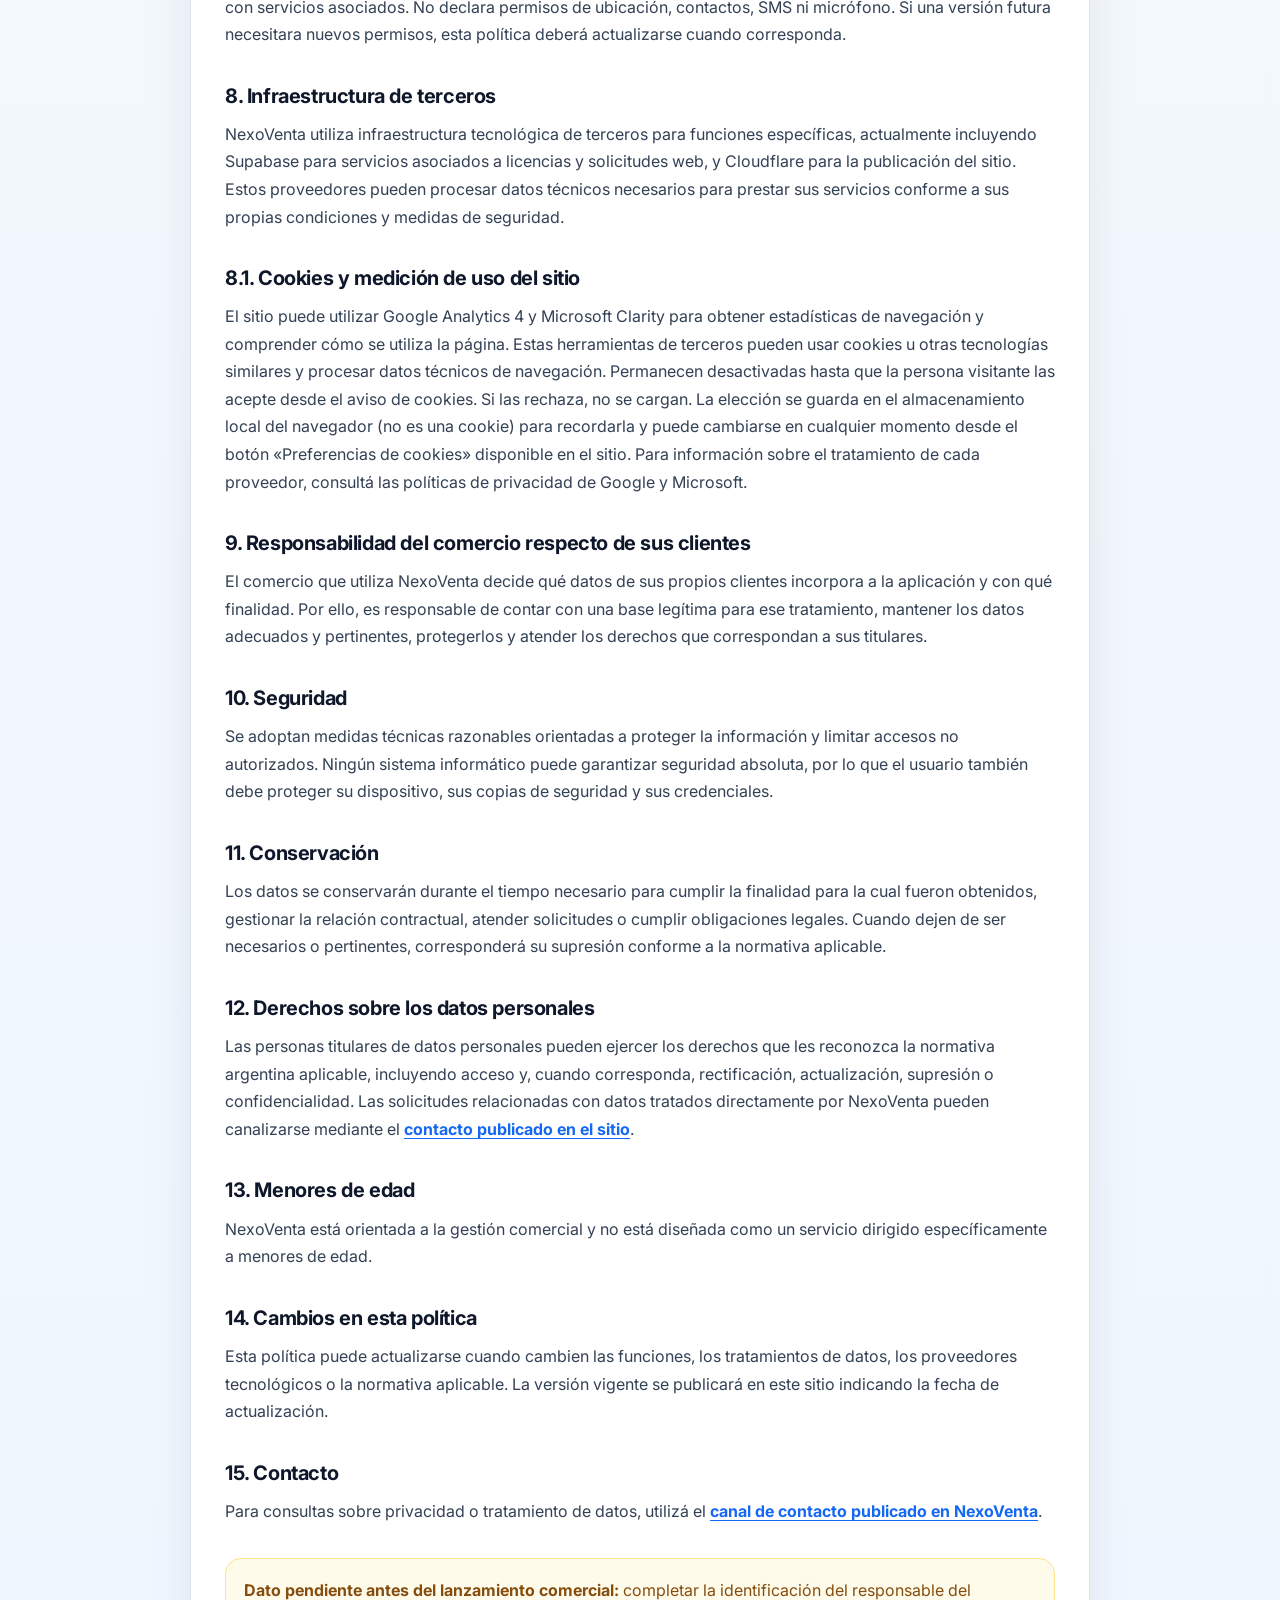
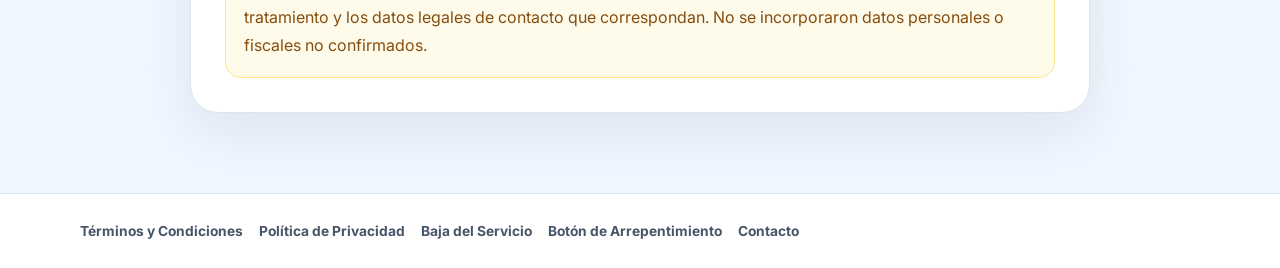
<file: privacidad.html>
<!doctype html>
<html lang="es">
<head>

<meta charset="utf-8" />
  <meta name="viewport" content="width=device-width, initial-scale=1" />
  <link rel="canonical" href="https://nexoventa.com.ar/privacidad.html" />
  <meta name="robots" content="index, follow" />
  <meta name="theme-color" content="#0f172a" />
  <link rel="preconnect" href="https://fonts.googleapis.com">
  <link rel="preconnect" href="https://fonts.gstatic.com" crossorigin>
  <link href="https://fonts.googleapis.com/css2?family=Inter:wght@400;500;600;700;800&display=swap" rel="stylesheet">
  <link rel="stylesheet" href="styles.css" />
  <link rel="icon" href="/favicon.ico" sizes="any">
  <title>Política de Privacidad | NexoVenta</title>
  <meta name="description" content="Política de Privacidad de NexoVenta." />
</head>
<body class="legal-page">
<header class="legal-header"><div class="container">
<a class="brand" href="index.html" aria-label="Volver a NexoVenta"><img src="assets/nexoventa-logo.png" alt="Logo de NexoVenta" class="brand-logo"><div><strong>NexoVenta</strong><span>Tu negocio, organizado</span></div></a>
<a class="legal-back" href="index.html">← Volver al sitio</a></div></header>
<main class="legal-main"><div class="container legal-shell legal-document">
<div class="legal-title"><span class="eyebrow">Privacidad</span><h1>Política de Privacidad</h1><p>Última actualización: 24 de octubre de 2026.</p></div>
<section class="legal-card legal-copy">
<p>Esta Política de Privacidad explica qué información trata NexoVenta, para qué se utiliza y qué medidas se adoptan para limitar el tratamiento a lo necesario para prestar el servicio.</p>
<h2>1. Alcance</h2><p>Esta política se aplica a la aplicación NexoVenta, al sistema de activación de licencias y a los formularios de baja del servicio y arrepentimiento disponibles en el sitio oficial.</p>
<h2>2. Datos comerciales almacenados en la aplicación</h2><p>NexoVenta permite al usuario cargar información de su comercio, clientes, productos, categorías, ventas y configuraciones. Estos datos operativos se almacenan localmente en el dispositivo mediante la base de datos y almacenamiento interno de la aplicación. El sistema de licencias no envía a Supabase los clientes, productos, categorías ni ventas del comercio.</p>
<h2>3. Datos utilizados para la licencia</h2><p>Para activar y validar una licencia, NexoVenta puede transmitir información técnica y de licencia: código de licencia, identificador de instalación, modelo y fabricante del dispositivo, versión de Android y versión de NexoVenta. Estos datos se utilizan para gestionar la activación, verificar el uso autorizado y brindar continuidad al servicio.</p>
<h2>4. Solicitudes de baja y arrepentimiento</h2><p>Cuando una persona utiliza los formularios legales del sitio, se recopilan los datos que ingresa: nombre o razón social, correo electrónico y/o teléfono, código de licencia si lo proporciona, fecha de contratación cuando corresponda y comentarios opcionales. También se registra el tipo de solicitud, su número de gestión, estado y fecha de creación. Esta información se utiliza para identificar, registrar y procesar la gestión solicitada.</p>
<h2>5. Finalidades</h2><p>Los datos se tratan únicamente para operar NexoVenta, activar y administrar licencias, prestar soporte, gestionar cambios de dispositivo, procesar solicitudes legales, mantener la seguridad del servicio y cumplir obligaciones legales aplicables. No deben utilizarse para finalidades incompatibles con aquellas que motivaron su obtención.</p>
<h2>6. Copias de seguridad</h2><p>NexoVenta cuenta con una función propia de backup y restauración que puede incluir configuración del comercio, clientes, categorías, productos, ventas, detalles de ventas e imágenes asociadas. La copia es generada por el usuario para su conservación y traslado. La aplicación está configurada para excluir sus datos del backup automático de Android y de la transferencia automática configurada por esas reglas; ciertos comportamientos del sistema operativo o del fabricante pueden encontrarse fuera del control de NexoVenta.</p>
<h2>7. Permisos de la aplicación</h2><p>La versión auditada de NexoVenta declara acceso a Internet para las funciones que requieren comunicación con servicios asociados. No declara permisos de ubicación, contactos, SMS ni micrófono. Si una versión futura necesitara nuevos permisos, esta política deberá actualizarse cuando corresponda.</p>
<h2>8. Infraestructura de terceros</h2><p>NexoVenta utiliza infraestructura tecnológica de terceros para funciones específicas, actualmente incluyendo Supabase para servicios asociados a licencias y solicitudes web, y Cloudflare para la publicación del sitio. Estos proveedores pueden procesar datos técnicos necesarios para prestar sus servicios conforme a sus propias condiciones y medidas de seguridad.</p>
<h2>8.1. Cookies y medición de uso del sitio</h2><p>El sitio puede utilizar Google Analytics 4 y Microsoft Clarity para obtener estadísticas de navegación y comprender cómo se utiliza la página. Estas herramientas de terceros pueden usar cookies u otras tecnologías similares y procesar datos técnicos de navegación. Permanecen desactivadas hasta que la persona visitante las acepte desde el aviso de cookies. Si las rechaza, no se cargan. La elección se guarda en el almacenamiento local del navegador (no es una cookie) para recordarla y puede cambiarse en cualquier momento desde el botón «Preferencias de cookies» disponible en el sitio. Para información sobre el tratamiento de cada proveedor, consultá las políticas de privacidad de Google y Microsoft.</p>
<h2>9. Responsabilidad del comercio respecto de sus clientes</h2><p>El comercio que utiliza NexoVenta decide qué datos de sus propios clientes incorpora a la aplicación y con qué finalidad. Por ello, es responsable de contar con una base legítima para ese tratamiento, mantener los datos adecuados y pertinentes, protegerlos y atender los derechos que correspondan a sus titulares.</p>
<h2>10. Seguridad</h2><p>Se adoptan medidas técnicas razonables orientadas a proteger la información y limitar accesos no autorizados. Ningún sistema informático puede garantizar seguridad absoluta, por lo que el usuario también debe proteger su dispositivo, sus copias de seguridad y sus credenciales.</p>
<h2>11. Conservación</h2><p>Los datos se conservarán durante el tiempo necesario para cumplir la finalidad para la cual fueron obtenidos, gestionar la relación contractual, atender solicitudes o cumplir obligaciones legales. Cuando dejen de ser necesarios o pertinentes, corresponderá su supresión conforme a la normativa aplicable.</p>
<h2>12. Derechos sobre los datos personales</h2><p>Las personas titulares de datos personales pueden ejercer los derechos que les reconozca la normativa argentina aplicable, incluyendo acceso y, cuando corresponda, rectificación, actualización, supresión o confidencialidad. Las solicitudes relacionadas con datos tratados directamente por NexoVenta pueden canalizarse mediante el <a href="index.html#contacto"><strong>contacto publicado en el sitio</strong></a>.</p>
<h2>13. Menores de edad</h2><p>NexoVenta está orientada a la gestión comercial y no está diseñada como un servicio dirigido específicamente a menores de edad.</p>
<h2>14. Cambios en esta política</h2><p>Esta política puede actualizarse cuando cambien las funciones, los tratamientos de datos, los proveedores tecnológicos o la normativa aplicable. La versión vigente se publicará en este sitio indicando la fecha de actualización.</p>
<h2>15. Contacto</h2><p>Para consultas sobre privacidad o tratamiento de datos, utilizá el <a href="index.html#contacto"><strong>canal de contacto publicado en NexoVenta</strong></a>.</p>
<div class="legal-warning"><strong>Dato pendiente antes del lanzamiento comercial:</strong> completar la identificación del responsable del tratamiento y los datos legales de contacto que correspondan. No se incorporaron datos personales o fiscales no confirmados.</div>
</section></div></main>
<footer class="legal-doc-footer"><div class="container"><a href="terminos.html">Términos y Condiciones</a><a href="privacidad.html">Política de Privacidad</a><a href="baja.html">Baja del Servicio</a><a href="arrepentimiento.html">Botón de Arrepentimiento</a><a href="index.html#contacto">Contacto</a></div></footer>
<script src="consent.js"></script>
</body>
</html>
</file>
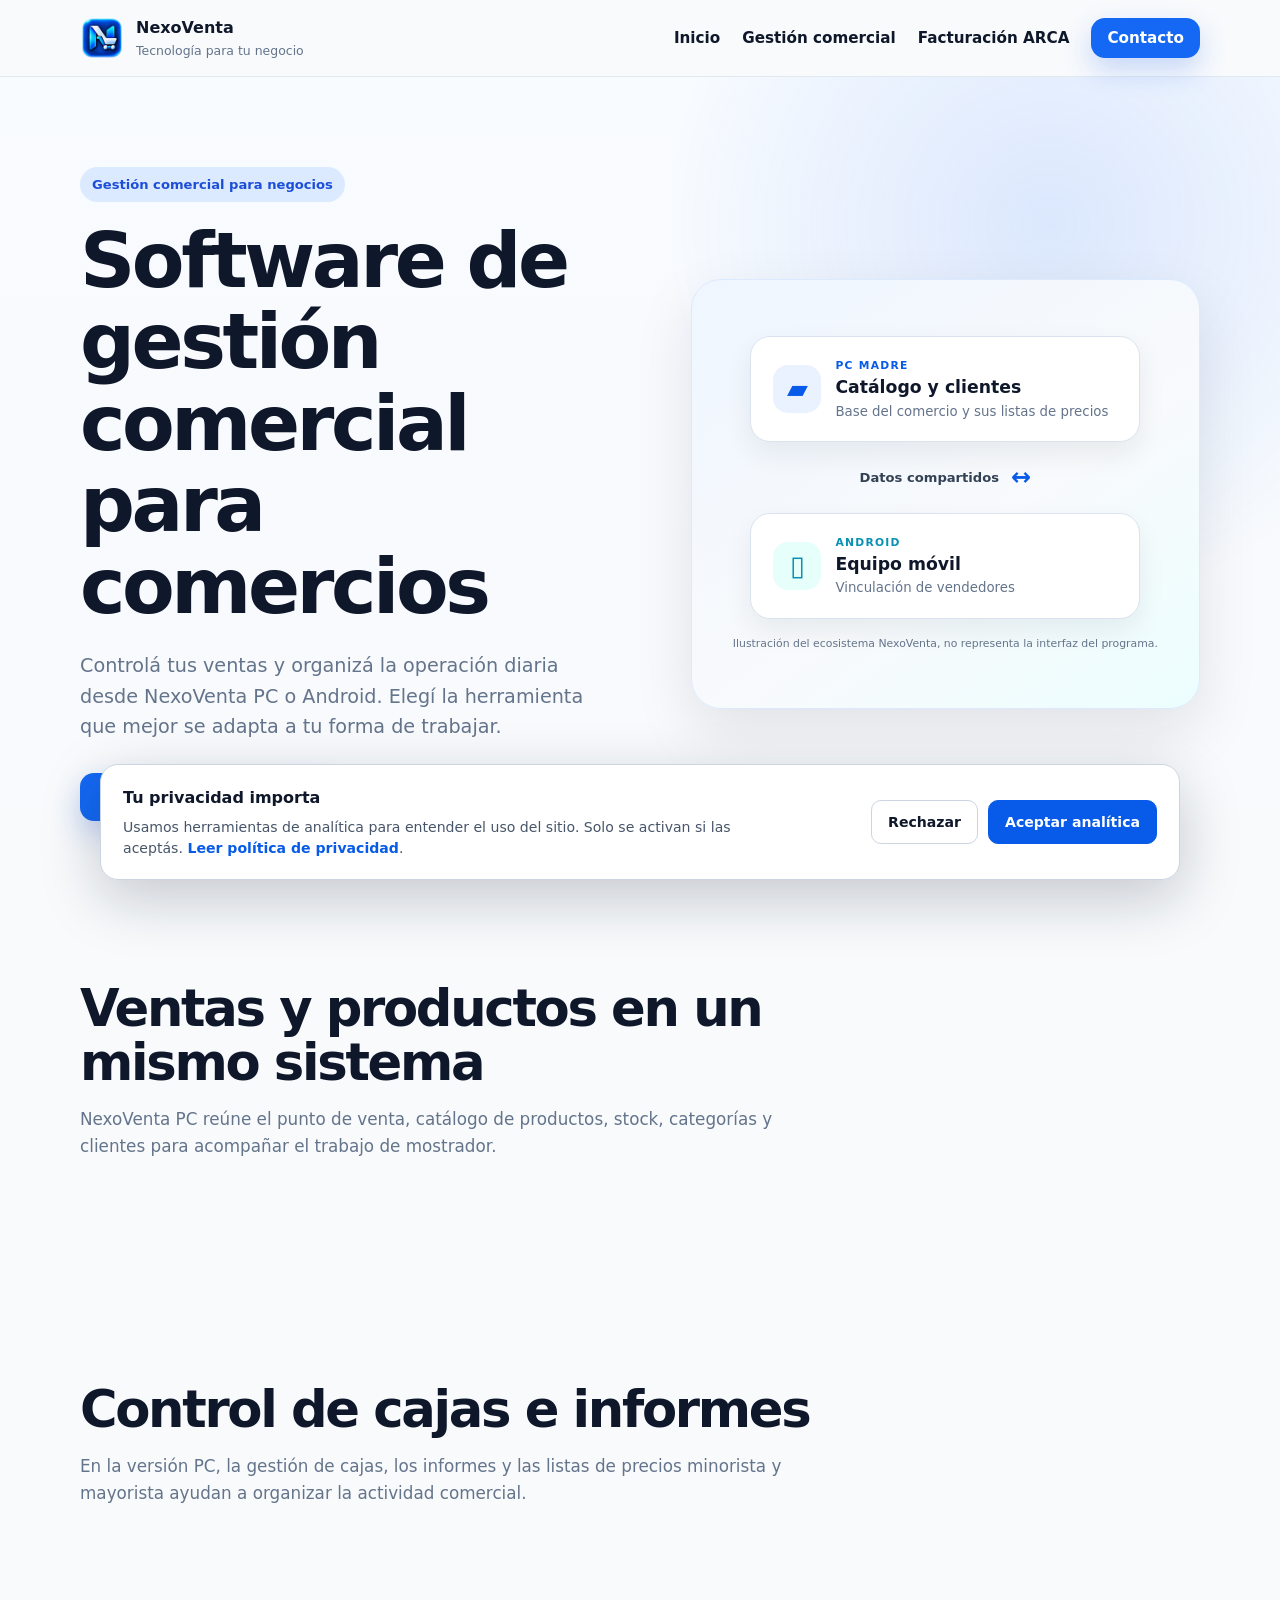
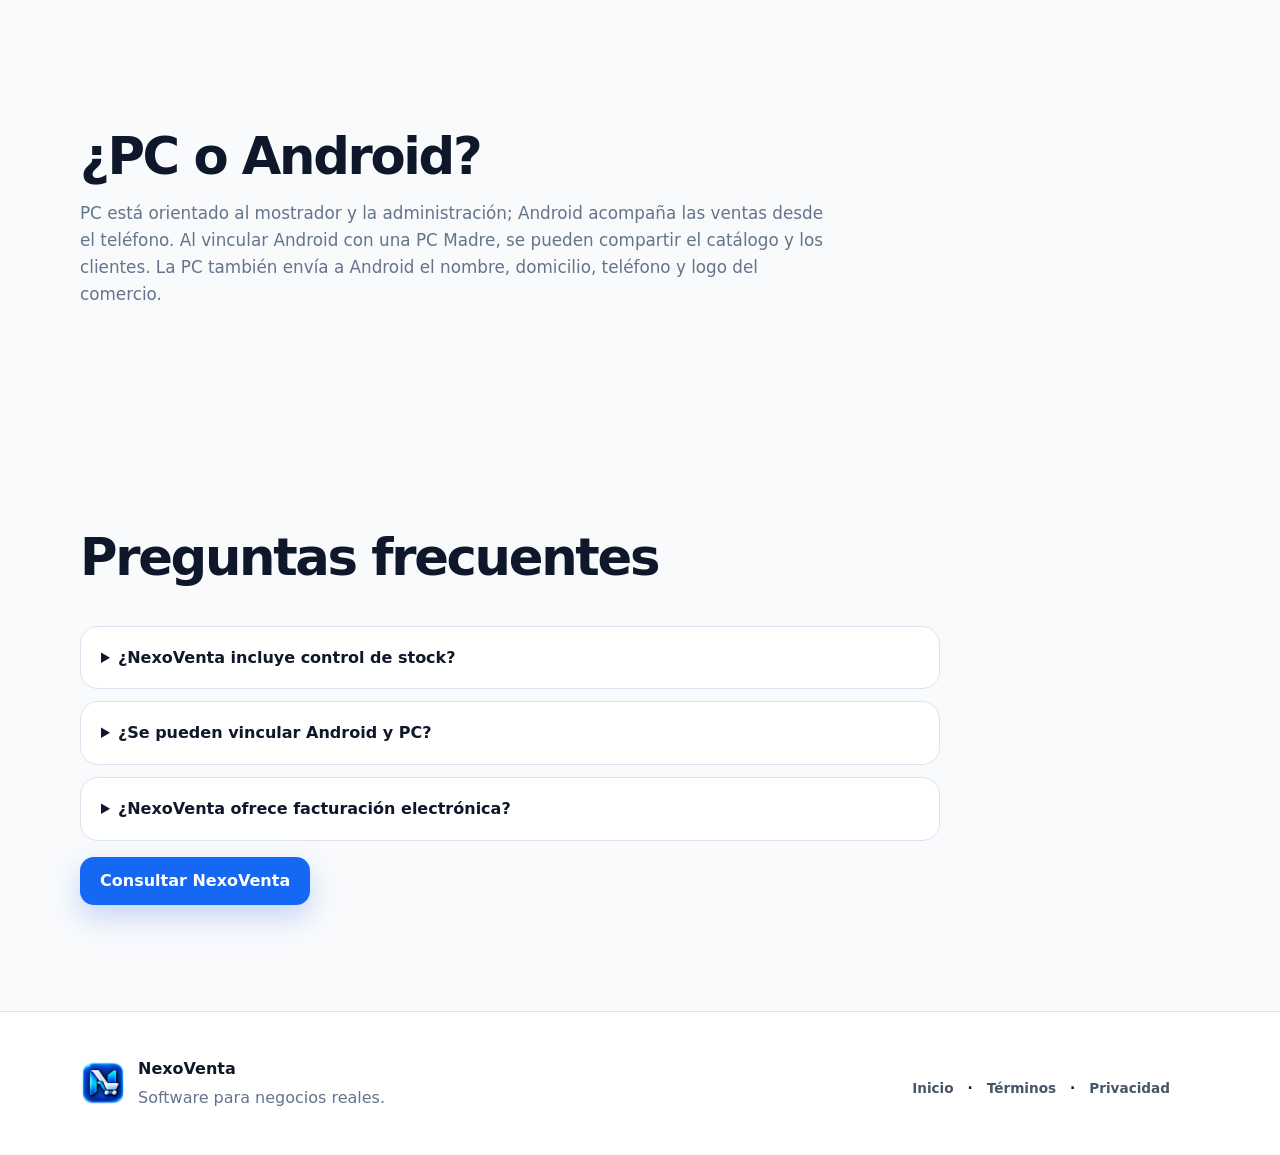
<file: software-gestion-comercios.html>
<!doctype html><html lang="es-AR">
    <head>

<meta charset="utf-8">
        <meta name="viewport" content="width=device-width, initial-scale=1"><title>Software de gestión para comercios: ventas y stock | NexoVenta</title><meta name="description" content="Administrá ventas, productos, stock, clientes y cajas con NexoVenta. Conocé las opciones para comercios en PC y Android."><link rel="canonical" href="https://nexoventa.com.ar/software-gestion-comercios.html"><meta name="robots" content="index,follow"><meta property="og:type" content="website"><meta property="og:locale" content="es_AR"><meta property="og:title" content="Software de gestión para comercios: ventas y stock | NexoVenta"><meta property="og:description" content="Administrá ventas, productos, stock, clientes y cajas con NexoVenta. Conocé las opciones para comercios en PC y Android."><meta property="og:url" content="https://nexoventa.com.ar/software-gestion-comercios.html"><meta property="og:image" content="https://nexoventa.com.ar/assets/nexoventa-logo.png"><script type="application/ld+json">{"@context": "https://schema.org", "@type": "WebPage", "name": "Software de gestión para comercios: ventas y stock | NexoVenta", "url": "https://nexoventa.com.ar/software-gestion-comercios.html", "description": "Administrá ventas, productos, stock, clientes y cajas con NexoVenta. Conocé las opciones para comercios en PC y Android.", "inLanguage": "es-AR", "isPartOf": {"@id": "https://nexoventa.com.ar/#sitio"}}</script>
<link rel="stylesheet" href="styles.css"><link rel="icon" href="favicon.ico"></head>
<body><header class="site-header"><div class="container nav-wrap"><a class="brand" href="/" aria-label="NexoVenta - inicio"><img src="assets/nexoventa-logo.png" alt="NexoVenta" class="brand-logo"><div><strong>NexoVenta</strong><span>Tecnología para tu negocio</span></div></a><button class="nav-toggle" aria-label="Abrir menú" aria-expanded="false">☰</button><nav class="main-nav"><a href="/">Inicio</a><a href="software-gestion-comercios.html">Gestión comercial</a><a href="facturacion-electronica-arca.html">Facturación ARCA</a><a class="btn btn-sm btn-primary" href="/#contacto">Contacto</a></nav></div></header><main><section class="hero hero-v2"><div class="container hero-grid hero-grid-v2"><div class="hero-copy"><span class="eyebrow">Gestión comercial para negocios</span><h1>Software de gestión comercial para comercios</h1><p class="lead">Controlá tus ventas y organizá la operación diaria desde NexoVenta PC o Android. Elegí la herramienta que mejor se adapta a tu forma de trabajar.</p><div class="hero-actions"><a class="btn btn-primary" href="https://wa.me/5493329608566?text=Hola%2C%20vi%20la%20p%C3%A1gina%20de%20gesti%C3%B3n%20comercial%20de%20NexoVenta%20y%20quiero%20conocer%20los%20planes." target="_blank" rel="noopener">Consultar por WhatsApp</a><a class="btn btn-secondary" href="/#planes">Ver planes y precios</a></div></div><div class="ecosystem-visual ecosystem-flow" aria-label="Ilustración del vínculo entre la PC Madre y Android; no es una captura de pantalla"><div class="ecosystem-node pc-node"><span class="node-icon">▰</span><span class="node-kicker">PC MADRE</span><strong>Catálogo y clientes</strong><small>Base del comercio y sus listas de precios</small></div><div class="ecosystem-link"><span>Datos compartidos</span><i aria-hidden="true">↔</i></div><div class="ecosystem-node android-node"><span class="node-icon">▯</span><span class="node-kicker">ANDROID</span><strong>Equipo móvil</strong><small>Vinculación de vendedores</small></div><p class="visual-caption">Ilustración del ecosistema NexoVenta, no representa la interfaz del programa.</p></div></div></section><section class="section"><div class="container"><div class="section-heading"><h2>Ventas y productos en un mismo sistema</h2><p>NexoVenta PC reúne el punto de venta, catálogo de productos, stock, categorías y clientes para acompañar el trabajo de mostrador.</p></div></div></section>
<section class="section"><div class="container"><div class="section-heading"><h2>Control de cajas e informes</h2><p>En la versión PC, la gestión de cajas, los informes y las listas de precios minorista y mayorista ayudan a organizar la actividad comercial.</p></div></div></section>
<section class="section"><div class="container"><div class="section-heading"><h2>¿PC o Android?</h2><p>PC está orientado al mostrador y la administración; Android acompaña las ventas desde el teléfono. Al vincular Android con una PC Madre, se pueden compartir el catálogo y los clientes. La PC también envía a Android el nombre, domicilio, teléfono y logo del comercio.</p></div></div></section><section class="section"><div class="container"><div class="section-heading"><h2>Preguntas frecuentes</h2></div><div class="faq-list"><details><summary>¿NexoVenta incluye control de stock?</summary><p>Sí, la versión PC incluye herramientas de administración de stock.</p></details><details><summary>¿Se pueden vincular Android y PC?</summary><p>Sí. Android puede vincularse con una PC Madre y compartir catálogo y clientes. En la configuración inicial se elige qué datos tomar como base.</p></details><details><summary>¿NexoVenta ofrece facturación electrónica?</summary><p>La modalidad PC Fiscal incorpora facturación electrónica integrada con ARCA; su puesta en marcha requiere la habilitación correspondiente.</p></details></div><p><a class="btn btn-primary" href="https://wa.me/5493329608566?text=Hola%2C%20vi%20la%20p%C3%A1gina%20de%20gesti%C3%B3n%20comercial%20de%20NexoVenta%20y%20quiero%20conocer%20los%20planes." target="_blank" rel="noopener">Consultar NexoVenta</a></p></div></section></main><footer class="site-footer"><div class="container footer-wrap"><div class="footer-brand"><img src="assets/nexoventa-logo.png" alt="" class="footer-logo"><div><strong>NexoVenta</strong><p>Software para negocios reales.</p></div></div><div class="footer-legal"><a href="/">Inicio</a> · <a href="terminos.html">Términos</a> · <a href="privacidad.html">Privacidad</a></div></div></footer><script src="script.js"></script><script src="consent.js"></script>
</body>
</html>
</file>
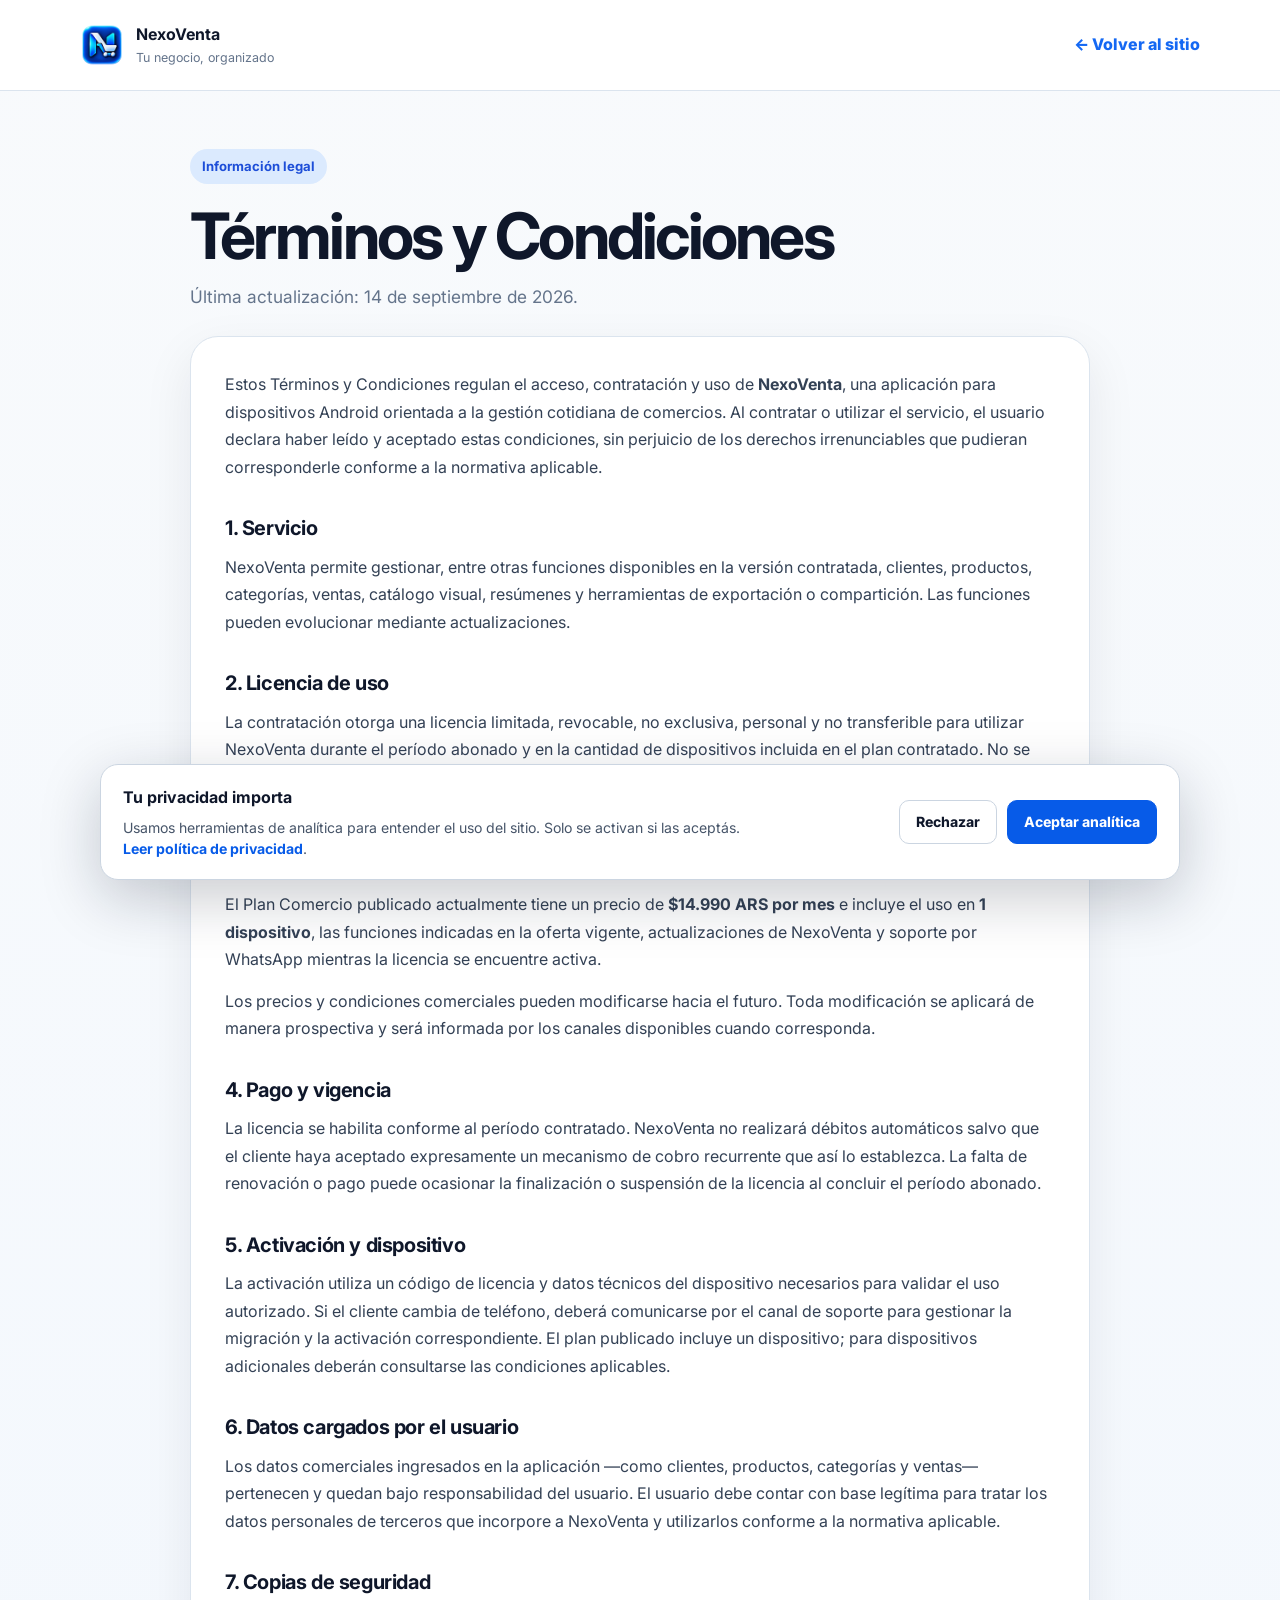
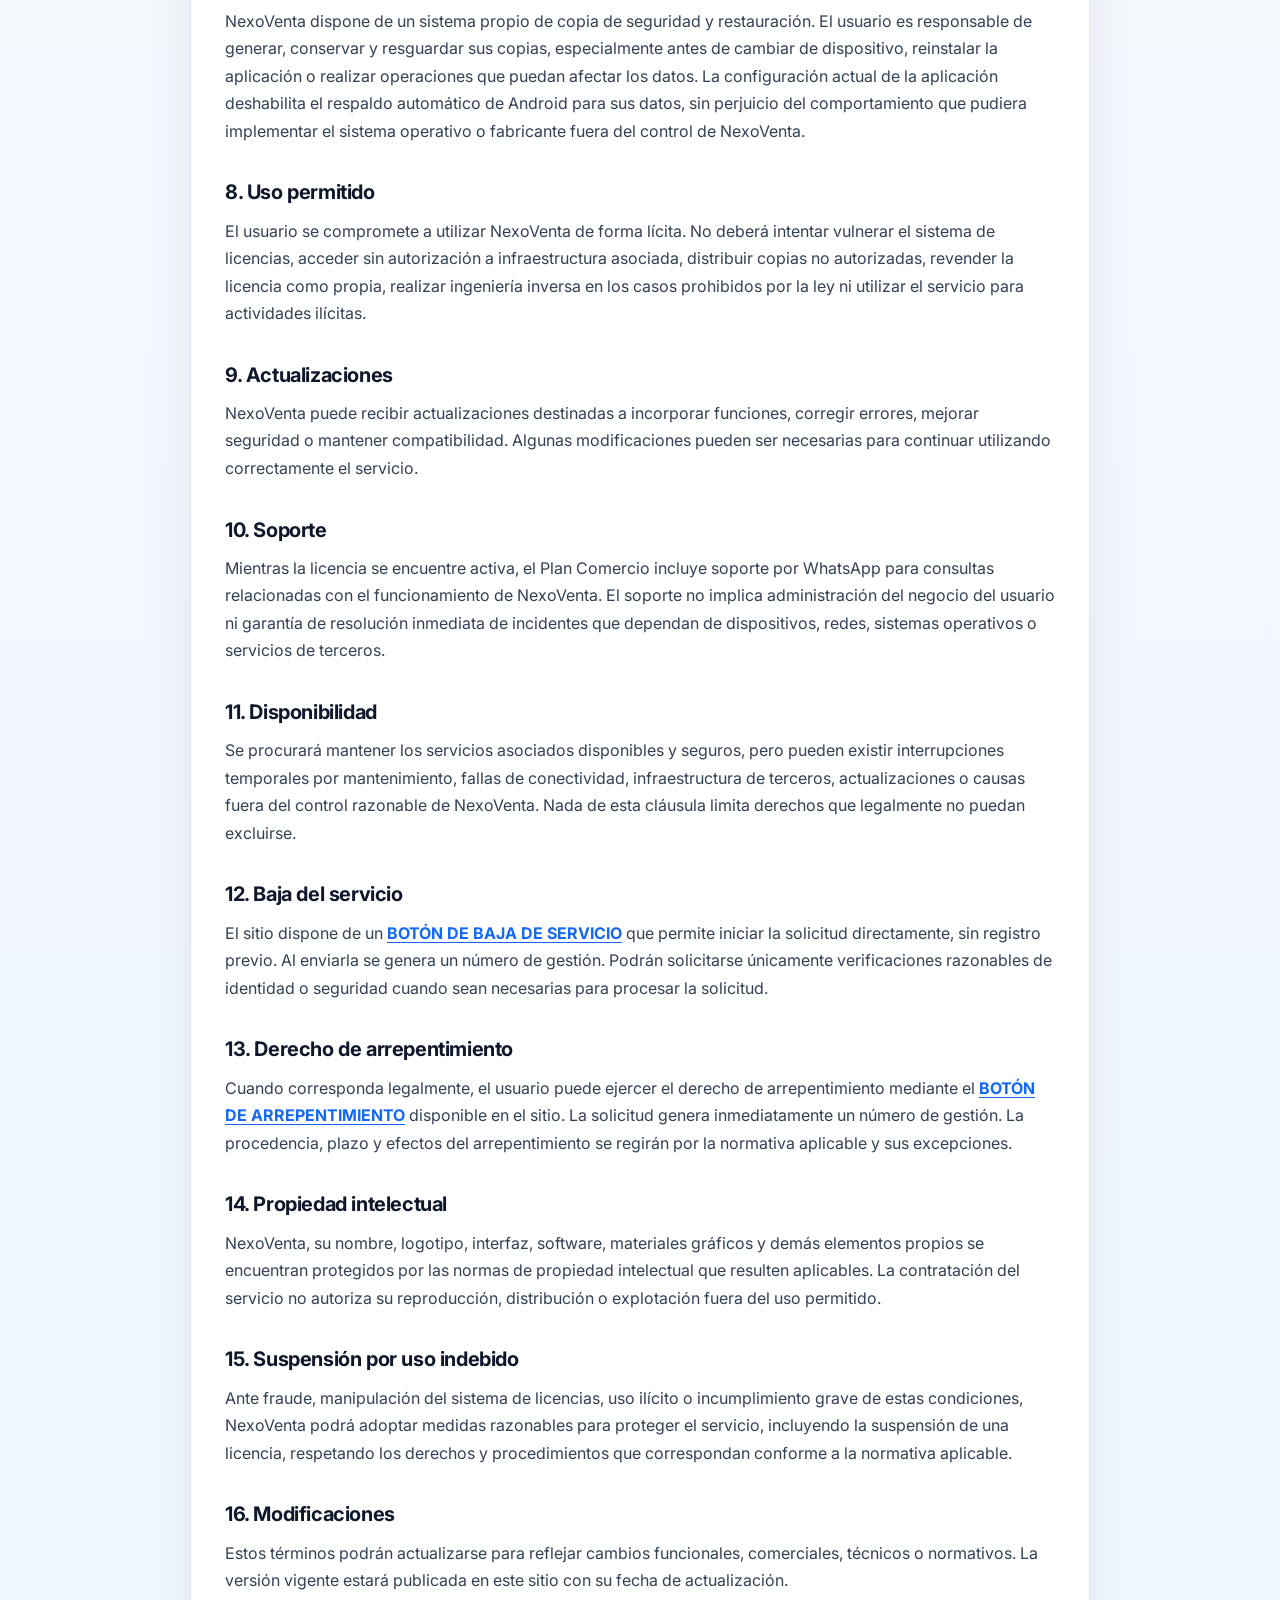
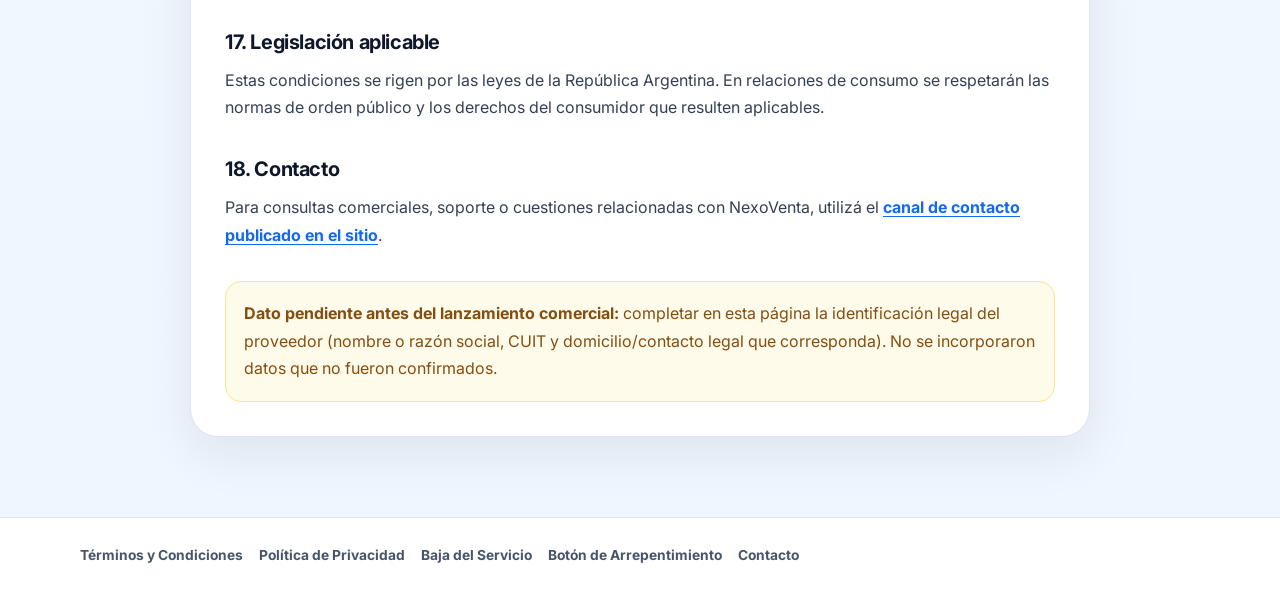
<file: terminos.html>
<!doctype html>
<html lang="es">
<head>

<meta charset="utf-8" />
  <meta name="viewport" content="width=device-width, initial-scale=1" />
  <link rel="canonical" href="https://nexoventa.com.ar/terminos.html" />
  <meta name="robots" content="index, follow" />
  <meta name="theme-color" content="#0f172a" />
  <link rel="preconnect" href="https://fonts.googleapis.com">
  <link rel="preconnect" href="https://fonts.gstatic.com" crossorigin>
  <link href="https://fonts.googleapis.com/css2?family=Inter:wght@400;500;600;700;800&display=swap" rel="stylesheet">
  <link rel="stylesheet" href="styles.css" />
  <link rel="icon" href="/favicon.ico" sizes="any">
  <title>Términos y Condiciones | NexoVenta</title>
  <meta name="description" content="Términos y Condiciones de uso y contratación de NexoVenta." />
</head>
<body class="legal-page">
<header class="legal-header"><div class="container">
<a class="brand" href="index.html" aria-label="Volver a NexoVenta"><img src="assets/nexoventa-logo.png" alt="Logo de NexoVenta" class="brand-logo"><div><strong>NexoVenta</strong><span>Tu negocio, organizado</span></div></a>
<a class="legal-back" href="index.html">← Volver al sitio</a></div></header>
<main class="legal-main"><div class="container legal-shell legal-document">
<div class="legal-title"><span class="eyebrow">Información legal</span><h1>Términos y Condiciones</h1><p>Última actualización: 14 de septiembre de 2026.</p></div>
<section class="legal-card legal-copy">
<p>Estos Términos y Condiciones regulan el acceso, contratación y uso de <strong>NexoVenta</strong>, una aplicación para dispositivos Android orientada a la gestión cotidiana de comercios. Al contratar o utilizar el servicio, el usuario declara haber leído y aceptado estas condiciones, sin perjuicio de los derechos irrenunciables que pudieran corresponderle conforme a la normativa aplicable.</p>
<h2>1. Servicio</h2><p>NexoVenta permite gestionar, entre otras funciones disponibles en la versión contratada, clientes, productos, categorías, ventas, catálogo visual, resúmenes y herramientas de exportación o compartición. Las funciones pueden evolucionar mediante actualizaciones.</p>
<h2>2. Licencia de uso</h2><p>La contratación otorga una licencia limitada, revocable, no exclusiva, personal y no transferible para utilizar NexoVenta durante el período abonado y en la cantidad de dispositivos incluida en el plan contratado. No se transfiere al usuario la titularidad del software, su código fuente, diseño, marca ni demás derechos de propiedad intelectual.</p>
<h2>3. Plan Comercio y precio</h2><p>El Plan Comercio publicado actualmente tiene un precio de <strong>$14.990 ARS por mes</strong> e incluye el uso en <strong>1 dispositivo</strong>, las funciones indicadas en la oferta vigente, actualizaciones de NexoVenta y soporte por WhatsApp mientras la licencia se encuentre activa.</p><p>Los precios y condiciones comerciales pueden modificarse hacia el futuro. Toda modificación se aplicará de manera prospectiva y será informada por los canales disponibles cuando corresponda.</p>
<h2>4. Pago y vigencia</h2><p>La licencia se habilita conforme al período contratado. NexoVenta no realizará débitos automáticos salvo que el cliente haya aceptado expresamente un mecanismo de cobro recurrente que así lo establezca. La falta de renovación o pago puede ocasionar la finalización o suspensión de la licencia al concluir el período abonado.</p>
<h2>5. Activación y dispositivo</h2><p>La activación utiliza un código de licencia y datos técnicos del dispositivo necesarios para validar el uso autorizado. Si el cliente cambia de teléfono, deberá comunicarse por el canal de soporte para gestionar la migración y la activación correspondiente. El plan publicado incluye un dispositivo; para dispositivos adicionales deberán consultarse las condiciones aplicables.</p>
<h2>6. Datos cargados por el usuario</h2><p>Los datos comerciales ingresados en la aplicación —como clientes, productos, categorías y ventas— pertenecen y quedan bajo responsabilidad del usuario. El usuario debe contar con base legítima para tratar los datos personales de terceros que incorpore a NexoVenta y utilizarlos conforme a la normativa aplicable.</p>
<h2>7. Copias de seguridad</h2><p>NexoVenta dispone de un sistema propio de copia de seguridad y restauración. El usuario es responsable de generar, conservar y resguardar sus copias, especialmente antes de cambiar de dispositivo, reinstalar la aplicación o realizar operaciones que puedan afectar los datos. La configuración actual de la aplicación deshabilita el respaldo automático de Android para sus datos, sin perjuicio del comportamiento que pudiera implementar el sistema operativo o fabricante fuera del control de NexoVenta.</p>
<h2>8. Uso permitido</h2><p>El usuario se compromete a utilizar NexoVenta de forma lícita. No deberá intentar vulnerar el sistema de licencias, acceder sin autorización a infraestructura asociada, distribuir copias no autorizadas, revender la licencia como propia, realizar ingeniería inversa en los casos prohibidos por la ley ni utilizar el servicio para actividades ilícitas.</p>
<h2>9. Actualizaciones</h2><p>NexoVenta puede recibir actualizaciones destinadas a incorporar funciones, corregir errores, mejorar seguridad o mantener compatibilidad. Algunas modificaciones pueden ser necesarias para continuar utilizando correctamente el servicio.</p>
<h2>10. Soporte</h2><p>Mientras la licencia se encuentre activa, el Plan Comercio incluye soporte por WhatsApp para consultas relacionadas con el funcionamiento de NexoVenta. El soporte no implica administración del negocio del usuario ni garantía de resolución inmediata de incidentes que dependan de dispositivos, redes, sistemas operativos o servicios de terceros.</p>
<h2>11. Disponibilidad</h2><p>Se procurará mantener los servicios asociados disponibles y seguros, pero pueden existir interrupciones temporales por mantenimiento, fallas de conectividad, infraestructura de terceros, actualizaciones o causas fuera del control razonable de NexoVenta. Nada de esta cláusula limita derechos que legalmente no puedan excluirse.</p>
<h2>12. Baja del servicio</h2><p>El sitio dispone de un <a href="baja.html"><strong>BOTÓN DE BAJA DE SERVICIO</strong></a> que permite iniciar la solicitud directamente, sin registro previo. Al enviarla se genera un número de gestión. Podrán solicitarse únicamente verificaciones razonables de identidad o seguridad cuando sean necesarias para procesar la solicitud.</p>
<h2>13. Derecho de arrepentimiento</h2><p>Cuando corresponda legalmente, el usuario puede ejercer el derecho de arrepentimiento mediante el <a href="arrepentimiento.html"><strong>BOTÓN DE ARREPENTIMIENTO</strong></a> disponible en el sitio. La solicitud genera inmediatamente un número de gestión. La procedencia, plazo y efectos del arrepentimiento se regirán por la normativa aplicable y sus excepciones.</p>
<h2>14. Propiedad intelectual</h2><p>NexoVenta, su nombre, logotipo, interfaz, software, materiales gráficos y demás elementos propios se encuentran protegidos por las normas de propiedad intelectual que resulten aplicables. La contratación del servicio no autoriza su reproducción, distribución o explotación fuera del uso permitido.</p>
<h2>15. Suspensión por uso indebido</h2><p>Ante fraude, manipulación del sistema de licencias, uso ilícito o incumplimiento grave de estas condiciones, NexoVenta podrá adoptar medidas razonables para proteger el servicio, incluyendo la suspensión de una licencia, respetando los derechos y procedimientos que correspondan conforme a la normativa aplicable.</p>
<h2>16. Modificaciones</h2><p>Estos términos podrán actualizarse para reflejar cambios funcionales, comerciales, técnicos o normativos. La versión vigente estará publicada en este sitio con su fecha de actualización.</p>
<h2>17. Legislación aplicable</h2><p>Estas condiciones se rigen por las leyes de la República Argentina. En relaciones de consumo se respetarán las normas de orden público y los derechos del consumidor que resulten aplicables.</p>
<h2>18. Contacto</h2><p>Para consultas comerciales, soporte o cuestiones relacionadas con NexoVenta, utilizá el <a href="index.html#contacto"><strong>canal de contacto publicado en el sitio</strong></a>.</p>
<div class="legal-warning"><strong>Dato pendiente antes del lanzamiento comercial:</strong> completar en esta página la identificación legal del proveedor (nombre o razón social, CUIT y domicilio/contacto legal que corresponda). No se incorporaron datos que no fueron confirmados.</div>
</section></div></main>
<footer class="legal-doc-footer"><div class="container"><a href="terminos.html">Términos y Condiciones</a><a href="privacidad.html">Política de Privacidad</a><a href="baja.html">Baja del Servicio</a><a href="arrepentimiento.html">Botón de Arrepentimiento</a><a href="index.html#contacto">Contacto</a></div></footer>
<script src="consent.js"></script>
</body>
</html>
</file>
<file: styles.css>
*{box-sizing:border-box}
:root{
  --bg:#f8fafc;--surface:#fff;--surface-soft:#eef6ff;--text:#0f172a;--muted:#64748b;
  --line:#dbe4ee;--primary:#1468f3;--primary-dark:#0e55ca;--dark:#08111f;
  --shadow:0 20px 50px rgba(15,23,42,.12);--radius:24px
}
html{scroll-behavior:smooth}
body{margin:0;font-family:"Inter",system-ui,-apple-system,BlinkMacSystemFont,"Segoe UI",sans-serif;color:var(--text);background:var(--bg);line-height:1.6}
a{color:inherit;text-decoration:none}.container{width:min(1120px,calc(100% - 40px));margin:0 auto}
.site-header{position:sticky;top:0;z-index:50;background:rgba(248,250,252,.9);backdrop-filter:blur(16px);border-bottom:1px solid rgba(219,228,238,.8)}
.nav-wrap{min-height:76px;display:flex;align-items:center;justify-content:space-between;gap:24px}
.brand{display:flex;align-items:center;gap:12px}.brand-logo{width:44px;height:44px;object-fit:contain;border-radius:12px}
.brand strong,.brand span{display:block}.brand span{color:var(--muted);font-size:.78rem}
.main-nav{display:flex;align-items:center;gap:22px;font-size:.95rem;font-weight:600}.main-nav a:not(.btn):hover{color:var(--primary)}
.nav-toggle{display:none;border:0;background:transparent;font-size:1.6rem;cursor:pointer}
.hero{padding:90px 0 70px;overflow:hidden}.hero-grid{display:grid;grid-template-columns:1.05fr .95fr;gap:70px;align-items:center}
.eyebrow{display:inline-flex;align-items:center;padding:7px 12px;border-radius:999px;background:#dbeafe;color:#1d4ed8;font-weight:700;font-size:.82rem;margin-bottom:18px}
.hero h1,.section h2{margin:0;letter-spacing:-.045em;line-height:1.06}.hero h1{font-size:clamp(2.8rem,6vw,5.6rem);max-width:850px}
.lead{font-size:1.2rem;color:var(--muted);max-width:680px;margin:24px 0 30px}.lead-sm{color:var(--muted);font-size:1.08rem}
.hero-actions,.trust-row{display:flex;flex-wrap:wrap;align-items:center;gap:14px}.trust-row{margin-top:22px;color:#475569;font-size:.9rem}
.btn{display:inline-flex;align-items:center;justify-content:center;min-height:48px;padding:0 20px;border-radius:14px;font-weight:800;transition:transform .2s ease,box-shadow .2s ease,background .2s ease}
.btn:hover{transform:translateY(-2px)}.btn-primary{background:var(--primary);color:#fff;box-shadow:0 12px 28px rgba(37,99,235,.24)}
.btn-primary:hover{background:var(--primary-dark)}.btn-secondary{background:#fff;border:1px solid var(--line)}.btn-light{background:#fff;color:var(--dark)}
.btn-sm{min-height:40px;padding:0 16px}.btn-large{min-height:58px;padding:0 26px}
.phone-card{display:flex;flex-direction:column;align-items:center}.phone{width:min(360px,88vw);padding:12px;border-radius:46px;background:#0f172a;box-shadow:var(--shadow)}
.phone-notch{width:112px;height:24px;border-radius:0 0 16px 16px;background:#020617;margin:0 auto -8px;position:relative;z-index:2}
.real-phone{overflow:hidden}.real-screen{display:block;width:100%;border-radius:36px;background:#fff}
.mock-note{color:var(--muted);font-size:.78rem;text-align:center;max-width:360px;margin:12px auto 0}
.section{padding:90px 0}.section-soft{background:#eff6ff}.section-dark{background:var(--dark);color:#fff}
.section-heading{max-width:760px;margin-bottom:42px}.section h2{font-size:clamp(2rem,4vw,3.7rem)}.section-heading p{color:var(--muted);font-size:1.05rem}
.feature-grid{display:grid;grid-template-columns:repeat(3,1fr);gap:18px}.feature-card{background:var(--surface);border:1px solid var(--line);border-radius:var(--radius);padding:26px;min-height:230px;box-shadow:0 12px 30px rgba(15,23,42,.05)}
.feature-card .icon{font-size:1.8rem}.feature-card h3{margin:14px 0 8px;font-size:1.2rem}.feature-card p{margin:0;color:var(--muted)}
.showcase{display:grid;gap:80px}.showcase-row{display:grid;grid-template-columns:minmax(280px,420px) 1fr;gap:70px;align-items:center}.showcase-row.reverse{grid-template-columns:1fr minmax(280px,420px)}
.showcase-row.reverse .shot-wrap{order:2}.showcase-row.reverse .showcase-copy{order:1}.shot-wrap{background:linear-gradient(145deg,#dbeafe,#f8fafc);padding:14px;border-radius:34px;box-shadow:var(--shadow)}
.shot-wrap img{display:block;width:100%;border-radius:24px}.showcase-copy .number{font-size:.78rem;font-weight:800;letter-spacing:.15em;color:var(--primary)}
.showcase-copy h3{font-size:clamp(1.7rem,3vw,2.7rem);line-height:1.1;margin:10px 0 14px}.showcase-copy p{color:var(--muted);font-size:1.05rem}.showcase-copy ul{padding-left:20px;font-weight:700}
.split{display:grid;grid-template-columns:1fr 1fr;gap:60px;align-items:center}.chips{display:flex;flex-wrap:wrap;gap:12px}.chips span{padding:12px 16px;background:#fff;border:1px solid var(--line);border-radius:999px;font-weight:700;box-shadow:0 8px 18px rgba(15,23,42,.05)}
.demo-grid{display:grid;grid-template-columns:1fr 1fr;gap:60px;align-items:center}.eyebrow-light{background:rgba(255,255,255,.1);color:#bfdbfe}.demo-grid p{color:#cbd5e1;max-width:620px;margin:20px 0 26px}
.demo-stack{position:relative;min-height:500px}.demo-stack img{position:absolute;width:250px;border-radius:28px;border:8px solid #0f172a;box-shadow:0 28px 70px rgba(0,0,0,.35)}
.demo-stack img:first-child{left:40px;top:0;transform:rotate(-5deg)}.demo-stack img:last-child{right:20px;bottom:0;transform:rotate(5deg)}
.faq-list{display:grid;gap:12px;max-width:860px}details{background:#fff;border:1px solid var(--line);border-radius:18px;padding:18px 20px}summary{cursor:pointer;font-weight:800}details p{color:var(--muted);margin-bottom:0}
.cta-section{padding-top:60px}.cta-box{background:linear-gradient(135deg,#dbeafe,#ecfeff);border:1px solid #bfdbfe;border-radius:32px;padding:42px;display:flex;align-items:center;justify-content:space-between;gap:30px}.cta-box p{margin-bottom:0;color:var(--muted)}
.site-footer{padding:44px 0;border-top:1px solid var(--line);background:#fff}.footer-wrap{display:grid;grid-template-columns:1fr auto auto;gap:30px;align-items:center}.footer-brand{display:flex;align-items:center;gap:12px}.footer-logo{width:46px;height:46px;object-fit:contain;border-radius:12px}
.site-footer p{margin:4px 0 0;color:var(--muted)}.footer-links{display:flex;gap:18px;font-weight:700}.copyright{font-size:.9rem}
@media (max-width:900px){
  .nav-toggle{display:block}.main-nav{display:none;position:absolute;top:76px;left:20px;right:20px;flex-direction:column;align-items:stretch;background:#fff;border:1px solid var(--line);border-radius:18px;padding:16px;box-shadow:var(--shadow)}
  .main-nav.open{display:flex}.hero-grid,.split,.demo-grid,.footer-wrap,.showcase-row,.showcase-row.reverse{grid-template-columns:1fr}.showcase-row.reverse .shot-wrap,.showcase-row.reverse .showcase-copy{order:initial}
  .hero{padding-top:60px}.feature-grid{grid-template-columns:1fr 1fr}.cta-box{flex-direction:column;align-items:flex-start}.footer-links{flex-wrap:wrap}.demo-stack{min-height:620px}
}
@media (max-width:620px){
  .container{width:min(100% - 28px,1120px)}.hero h1{font-size:2.65rem}.feature-grid{grid-template-columns:1fr}.section,.hero{padding-top:64px;padding-bottom:64px}.cta-box{padding:28px 22px}
  .btn{width:100%}.hero-actions{align-items:stretch}.trust-row{align-items:flex-start;flex-direction:column}.phone{margin-top:20px}.showcase{gap:56px}
  .demo-stack{min-height:520px}.demo-stack img{width:210px}.demo-stack img:first-child{left:0}.demo-stack img:last-child{right:0}
}

/* Pricing — Web v1.2 */
.pricing-section{background:#fff}
.pricing-heading{text-align:center;margin-left:auto;margin-right:auto}
.pricing-card{max-width:920px;margin:0 auto;display:grid;grid-template-columns:.9fr 1.1fr;background:#fff;border:1px solid var(--line);border-radius:32px;overflow:hidden;box-shadow:0 24px 60px rgba(15,23,42,.10)}
.pricing-main{padding:42px;background:linear-gradient(145deg,#eff6ff,#fff)}
.plan-label{display:inline-block;font-size:.75rem;font-weight:800;letter-spacing:.12em;color:var(--primary);margin-bottom:8px}
.pricing-main h3{font-size:1.7rem;margin:0 0 16px}
.price{display:flex;align-items:flex-end;gap:5px;line-height:1}
.price .currency{font-size:1.8rem;font-weight:800;margin-bottom:10px}
.price strong{font-size:4rem;letter-spacing:-.06em}
.price .period{font-size:.9rem;color:var(--muted);font-weight:700;margin:0 0 9px 5px}
.device-note{display:inline-block;margin:18px 0 24px;padding:8px 12px;border-radius:999px;background:#dbeafe;color:#1d4ed8;font-weight:800;font-size:.86rem}
.pricing-button{width:100%}
.extra-device{font-size:.82rem;color:var(--muted);text-align:center;margin:16px 0 0}
.extra-device a{color:var(--primary);font-weight:800}
.pricing-features{padding:42px}
.pricing-features h4{font-size:1.15rem;margin:0 0 20px}
.pricing-features ul{list-style:none;padding:0;margin:0;display:grid;gap:16px}
.pricing-features li{display:flex;align-items:center;gap:12px;font-weight:700}
.pricing-features li span{width:26px;height:26px;display:grid;place-items:center;border-radius:999px;background:#dcfce7;color:#15803d;font-weight:900}
@media(max-width:760px){
  .pricing-card{grid-template-columns:1fr}
  .pricing-main,.pricing-features{padding:30px 24px}
  .price strong{font-size:3.4rem}
  .price{flex-wrap:wrap}
}

/* Gestiones legales — Web v1.4 */
.legal-actions-section{padding:56px 0;background:#fff;border-top:1px solid var(--line)}
.legal-actions-box{display:grid;grid-template-columns:1fr auto;gap:32px;align-items:center;padding:30px 34px;border:1px solid #bfdbfe;border-radius:26px;background:linear-gradient(135deg,#eff6ff,#f8fafc)}
.legal-actions-box h2{font-size:clamp(1.6rem,3vw,2.4rem);margin:0 0 8px;letter-spacing:-.035em}
.legal-actions-box p{margin:0;color:var(--muted);max-width:680px}
.legal-action-buttons{display:flex;flex-wrap:wrap;gap:12px}
.btn-outline-danger{background:#fff;color:#9f1239;border:1px solid #fecdd3;box-shadow:none}
.btn-outline-danger:hover{background:#fff1f2}
.btn-outline-blue{background:#fff;color:#1d4ed8;border:1px solid #bfdbfe;box-shadow:none}
.btn-outline-blue:hover{background:#eff6ff}
.footer-legal{display:flex;flex-wrap:wrap;gap:14px;margin-top:12px;font-size:.85rem;font-weight:700}
.footer-legal a{color:#475569}.footer-legal a:hover{color:var(--primary)}

.legal-page{min-height:100vh;background:linear-gradient(180deg,#f8fafc 0,#eff6ff 100%)}
.legal-header{padding:22px 0;border-bottom:1px solid var(--line);background:rgba(255,255,255,.92);backdrop-filter:blur(14px)}
.legal-header .container{display:flex;align-items:center;justify-content:space-between;gap:20px}
.legal-back{font-weight:800;color:var(--primary)}
.legal-main{padding:58px 0 80px}
.legal-shell{max-width:820px;margin:0 auto}
.legal-title{margin-bottom:26px}.legal-title h1{font-size:clamp(2.15rem,5vw,4rem);line-height:1.05;letter-spacing:-.045em;margin:0 0 14px}.legal-title p{color:var(--muted);font-size:1.08rem;margin:0}
.legal-notice{padding:16px 18px;margin:0 0 22px;border:1px solid #bfdbfe;border-radius:16px;background:#eff6ff;color:#1e3a8a;font-size:.94rem}
.legal-card{background:#fff;border:1px solid var(--line);border-radius:28px;padding:34px;box-shadow:0 18px 50px rgba(15,23,42,.08)}
.form-grid{display:grid;grid-template-columns:1fr 1fr;gap:18px}.form-field{display:flex;flex-direction:column;gap:7px}.form-field.full{grid-column:1/-1}.form-field label{font-size:.9rem;font-weight:800}.form-field .optional{color:var(--muted);font-weight:500}
.form-field input,.form-field textarea{width:100%;border:1px solid #cbd5e1;border-radius:14px;background:#fff;color:var(--text);font:inherit;padding:13px 14px;outline:none;transition:border .2s ease,box-shadow .2s ease}
.form-field input:focus,.form-field textarea:focus{border-color:#60a5fa;box-shadow:0 0 0 4px rgba(59,130,246,.12)}
.form-field textarea{min-height:120px;resize:vertical}.field-help{font-size:.78rem;color:var(--muted);margin:0}
.form-submit{margin-top:24px}.form-submit .btn{width:100%;border:0;cursor:pointer}.form-submit .btn:disabled{opacity:.68;cursor:wait;transform:none}
.form-status{margin-top:22px;padding:17px 18px;border-radius:16px;line-height:1.55}.form-status.success{background:#ecfdf5;border:1px solid #a7f3d0;color:#065f46}.form-status.error{background:#fff1f2;border:1px solid #fecdd3;color:#9f1239}.request-number{display:inline-block;margin:5px 0;padding:4px 8px;border-radius:8px;background:#d1fae5;font-weight:900;letter-spacing:.02em}.form-status small{color:inherit}
.legal-footnote{font-size:.82rem;color:var(--muted);margin:18px 2px 0}
@media(max-width:760px){.legal-actions-box{grid-template-columns:1fr}.legal-action-buttons{width:100%}.legal-action-buttons .btn{flex:1}.form-grid{grid-template-columns:1fr}.form-field.full{grid-column:auto}.legal-card{padding:26px 20px}.legal-header .container{align-items:flex-start;flex-direction:column}.legal-main{padding-top:42px}}

/* Documentos legales — v1.4 */
.legal-document{max-width:900px}.legal-copy{line-height:1.72}.legal-copy h2{font-size:1.25rem;margin:30px 0 8px;letter-spacing:-.02em}.legal-copy p{color:#334155;margin:0 0 14px}.legal-copy a{color:var(--primary);text-decoration:underline;text-underline-offset:3px}.legal-warning{margin-top:32px;padding:18px;border:1px solid #fde68a;border-radius:16px;background:#fffbeb;color:#854d0e}.legal-doc-footer{padding:26px 0;border-top:1px solid var(--line);background:#fff}.legal-doc-footer .container,.legal-inline-links{display:flex;flex-wrap:wrap;gap:16px;font-size:.86rem;font-weight:700}.legal-doc-footer a,.legal-inline-links a{color:#475569}.legal-inline-links{max-width:820px;margin:0 auto 34px}.legal-inline-links a:hover,.legal-doc-footer a:hover{color:var(--primary)}


/* Cómo empezar — Web v1.5 */
.how-start-heading{text-align:center;margin-left:auto;margin-right:auto}
.how-start-grid{display:grid;grid-template-columns:repeat(3,1fr);gap:22px;margin-top:38px}
.how-start-card{position:relative;background:#fff;border:1px solid var(--line);border-radius:26px;padding:32px 26px;box-shadow:0 16px 38px rgba(15,23,42,.07)}
.how-step{position:absolute;top:18px;right:20px;width:34px;height:34px;display:grid;place-items:center;border-radius:999px;background:#dbeafe;color:#1d4ed8;font-weight:900}
.how-icon{font-size:2.35rem;margin-bottom:18px}
.how-start-card h3{font-size:1.28rem;margin:0 0 10px}
.how-start-card p{margin:0;color:var(--muted);line-height:1.65}
.how-start-action{text-align:center;margin-top:34px}
.how-start-action .btn{min-width:310px}
.how-start-action p{color:var(--muted);font-size:.9rem;margin:12px 0 0}
@media(max-width:760px){.how-start-grid{grid-template-columns:1fr}.how-start-action .btn{min-width:0;width:100%}}

/* NexoVenta Web 2.0 */
.hero-v2{background:radial-gradient(circle at 82% 18%,rgba(20,104,243,.13),transparent 31%),linear-gradient(180deg,#f8fbff 0%,#f8fafc 100%)}
.hero-grid-v2{grid-template-columns:1.03fr .97fr}.hero-v2 h1{font-size:clamp(3rem,6vw,5.4rem)}
.center-heading{text-align:center;margin-left:auto;margin-right:auto;max-width:820px}.center-heading p{max-width:760px;margin-left:auto;margin-right:auto}
.ecosystem-visual{position:relative;min-height:510px;display:flex;align-items:center;justify-content:center}
.ecosystem-flow{min-height:430px;flex-direction:column;gap:16px;padding:28px 18px;background:linear-gradient(145deg,#eff6ff,#f8fafc 58%,#ecfeff);border:1px solid #dbeafe;border-radius:30px;box-shadow:0 24px 60px rgba(15,23,42,.10)}
.ecosystem-node{width:min(100%,390px);display:grid;grid-template-columns:48px 1fr;column-gap:14px;align-items:center;padding:20px 22px;background:#fff;border:1px solid #dbe4ee;border-radius:20px;box-shadow:0 12px 28px rgba(15,23,42,.07)}
.node-icon{grid-row:span 3;display:grid;place-items:center;width:48px;height:48px;border-radius:15px;background:#eaf1ff;color:#075be8;font-size:1.7rem;font-weight:900}.android-node .node-icon{background:#e6fffb;color:#0891b2}.node-kicker{font-size:.67rem;font-weight:900;letter-spacing:.12em;color:#075be8}.android-node .node-kicker{color:#0891b2}.ecosystem-node strong{font-size:1.08rem;color:#0f172a}.ecosystem-node small{color:#64748b;line-height:1.45}.ecosystem-link{display:flex;align-items:center;justify-content:center;gap:12px;color:#334155;font-size:.82rem;font-weight:750;text-align:center}.ecosystem-link i{font-style:normal;color:#075be8;font-size:1.5rem}.visual-caption{margin:0;color:#64748b;font-size:.68rem;text-align:center}
.screenshot-grid{display:grid;grid-template-columns:repeat(4,minmax(0,1fr));gap:20px;margin-top:36px}.screenshot-card{margin:0;padding:12px 12px 16px;background:#fff;border:1px solid var(--line);border-radius:24px;box-shadow:0 14px 34px rgba(15,23,42,.08);text-align:center}.screenshot-card img{display:block;width:100%;height:auto;max-height:460px;object-fit:contain;border-radius:16px;background:#f1f5f9}.screenshot-card figcaption{padding-top:12px;color:#0f172a;font-size:.9rem;font-weight:800}.screenshots-note{margin:18px 0 0;text-align:center;color:#64748b;font-size:.82rem}
.pc-gallery{background:#f8fafc}.pc-screenshot-card{width:min(100%,1080px);margin:36px auto 0}.pc-screenshot-card img{max-height:none;border:1px solid #e2e8f0}
.cookie-consent{position:fixed;z-index:1000;left:20px;right:20px;bottom:20px;display:flex;align-items:center;justify-content:space-between;gap:24px;max-width:1080px;margin:auto;padding:20px 22px;background:#fff;border:1px solid #cbd5e1;border-radius:18px;box-shadow:0 18px 60px rgba(15,23,42,.22);color:#0f172a}.cookie-consent[hidden]{display:none}.cookie-consent-copy{max-width:650px}.cookie-consent-copy strong{font-size:1rem}.cookie-consent-copy p{margin:6px 0 0;color:#475569;font-size:.88rem;line-height:1.5}.cookie-consent-copy a{color:#075be8;font-weight:700}.cookie-consent-actions{display:flex;flex-wrap:wrap;gap:10px}.cookie-consent-actions button,.cookie-settings{min-height:42px;padding:10px 16px;border:1px solid #cbd5e1;border-radius:10px;background:#fff;color:#0f172a;font:inherit;font-size:.88rem;font-weight:750;cursor:pointer}.cookie-consent-actions .cookie-accept{border-color:#075be8;background:#075be8;color:white}.cookie-consent-actions button:focus-visible,.cookie-settings:focus-visible{outline:3px solid #93c5fd;outline-offset:2px}.cookie-settings{position:fixed;z-index:999;left:16px;bottom:16px;min-height:36px;padding:7px 11px;background:#fff;font-size:.74rem;box-shadow:0 3px 12px rgba(15,23,42,.14)}.cookie-consent:not([hidden])~.cookie-settings{visibility:hidden}
.desktop-mock{width:min(100%,560px);background:#0b1322;border:8px solid #111827;border-radius:20px;box-shadow:0 30px 70px rgba(15,23,42,.22);overflow:hidden;transform:translateX(-18px)}
.desktop-top{height:34px;background:#172033;color:#cbd5e1;display:flex;align-items:center;gap:6px;padding:0 12px;font-size:.65rem}.desktop-top i{width:8px;height:8px;border-radius:50%;background:#475569}.desktop-top b{margin-left:8px}
.desktop-body{height:315px;background:#f8fafc;display:grid;grid-template-columns:112px 1fr}.desktop-body aside{background:#0f172a;color:#cbd5e1;padding:20px 13px;display:flex;flex-direction:column;gap:15px;font-size:.62rem}.desktop-body aside strong{color:#fff;font-size:.8rem;margin-bottom:8px}.desktop-content{padding:28px 24px}.desktop-content small{color:#64748b}.desktop-content h3{font-size:1.35rem;margin:6px 0 22px}.stat-row{display:grid;grid-template-columns:repeat(3,1fr);gap:8px}.stat-row span{background:#fff;border:1px solid #dbe4ee;border-radius:10px;padding:12px 7px;font-size:.58rem;font-weight:800}.fake-chart{height:92px;margin-top:15px;border-radius:12px;background:linear-gradient(180deg,#dbeafe,#eff6ff);position:relative}.fake-chart:after{content:"";position:absolute;left:10%;right:8%;top:48%;height:3px;background:#1468f3;transform:skewY(-8deg);box-shadow:75px -16px 0 -1px #1468f3,150px 8px 0 -1px #1468f3}
.mini-phone{position:absolute!important;width:170px!important;right:-5px!important;bottom:5px!important;padding:7px!important;border-radius:27px!important;box-shadow:0 25px 55px rgba(15,23,42,.3)!important;transform:rotate(4deg)}.mini-phone .phone-notch{width:68px;height:13px}.mini-phone .real-screen{border-radius:19px}
.platform-grid{display:grid;grid-template-columns:1fr 1fr;gap:26px;margin-top:42px}.platform-card{background:#fff;border:1px solid var(--line);border-radius:28px;padding:34px;box-shadow:0 16px 40px rgba(15,23,42,.06)}.platform-card h3{font-size:1.75rem;margin:8px 0 12px}.platform-card p{color:var(--muted)}.platform-card ul{padding-left:20px;color:#334155;line-height:1.9}.platform-icon{font-size:2.4rem}.platform-label,.plan-kicker{font-size:.73rem;font-weight:900;letter-spacing:.11em;color:var(--primary)}.text-link{color:var(--primary);font-weight:800}.integration-note{max-width:900px;margin:26px auto 0;padding:16px 20px;border:1px solid #bfdbfe;background:#eff6ff;border-radius:16px;color:#334155;text-align:center;font-size:.9rem}
.plans-grid{display:grid;grid-template-columns:repeat(3,1fr);gap:22px;margin-top:42px;align-items:stretch}.plan-card{position:relative;background:#fff;border:1px solid var(--line);border-radius:28px;padding:32px;display:flex;flex-direction:column;box-shadow:0 15px 38px rgba(15,23,42,.06)}.featured-plan{border:2px solid var(--primary);box-shadow:0 24px 55px rgba(20,104,243,.14)}.recommended{position:absolute;top:-14px;left:50%;transform:translateX(-50%);white-space:nowrap;background:var(--primary);color:#fff;border-radius:999px;padding:6px 12px;font-size:.62rem;font-weight:900;letter-spacing:.07em}.plan-card h3{font-size:1.55rem;margin:7px 0 3px}.plan-desc{color:var(--muted);min-height:48px}.plan-price{margin:20px 0 22px}.plan-price strong{display:block;font-size:2.55rem;letter-spacing:-.055em;line-height:1}.plan-price span{font-size:.78rem;color:var(--muted);font-weight:700}.plan-card ul{list-style:none;padding:0;margin:0 0 28px;display:grid;gap:11px;color:#334155;font-weight:600;font-size:.9rem}.plan-btn{margin-top:auto;width:100%}.fiscal-plan{background:linear-gradient(180deg,#fff,#f8fbff)}
.custom-section{background:#08111f;color:#fff}.custom-grid{display:grid;grid-template-columns:1.05fr .95fr;gap:70px;align-items:center}.custom-section h2{font-size:clamp(2.5rem,5vw,4.5rem);max-width:650px}.custom-lead{color:#cbd5e1;font-size:1.12rem;max-width:650px}.custom-tags{display:flex;gap:10px;margin:24px 0}.custom-tags span{padding:8px 13px;border:1px solid #334155;border-radius:999px;color:#dbeafe;font-weight:800}.custom-panel{border:1px solid #334155;background:linear-gradient(145deg,#111c30,#0b1424);border-radius:28px;padding:36px;box-shadow:0 25px 60px rgba(0,0,0,.25)}.custom-panel>span{font-size:.72rem;letter-spacing:.12em;color:#93c5fd;font-weight:900}.custom-panel>strong{display:block;font-size:2rem;line-height:1.1;margin:8px 0 18px}.custom-panel p{color:#cbd5e1}.no-template{margin-top:24px;padding:18px;border-left:3px solid #60a5fa;background:rgba(59,130,246,.08);color:#dbeafe;font-weight:700}
.process-grid{display:grid;grid-template-columns:repeat(4,1fr);gap:18px;margin-top:38px}.process-grid article{background:#fff;border:1px solid var(--line);border-radius:22px;padding:26px}.process-grid article>span{font-size:2rem;font-weight:900;color:#bfdbfe}.process-grid h3{font-size:1.08rem;margin:10px 0 8px}.process-grid p{font-size:.9rem;color:var(--muted);margin:0}
.story-grid{display:grid;grid-template-columns:1.25fr .75fr;gap:60px;align-items:center}.story-grid p{color:var(--muted);font-size:1.06rem}.story-badge{display:flex;align-items:center;gap:18px;padding:28px;background:#fff;border:1px solid var(--line);border-radius:24px;box-shadow:var(--shadow)}.story-badge img{width:72px;height:72px;object-fit:contain;border-radius:18px}.story-badge strong{font-size:1.1rem}.dual-cta{background:linear-gradient(135deg,#dbeafe,#ecfeff);border:1px solid #bfdbfe;border-radius:32px;padding:42px;display:flex;align-items:center;justify-content:space-between;gap:30px}.dual-cta p{color:var(--muted);margin-bottom:0}.dual-cta-actions{display:flex;gap:12px;flex-wrap:wrap;justify-content:flex-end}
@media(max-width:900px){.hero-grid-v2,.platform-grid,.custom-grid,.story-grid{grid-template-columns:1fr}.plans-grid{grid-template-columns:1fr}.process-grid{grid-template-columns:1fr 1fr}.screenshot-grid{grid-template-columns:repeat(2,minmax(0,1fr))}.ecosystem-visual{min-height:460px}.desktop-mock{transform:none}.mini-phone{right:2%!important}.dual-cta{flex-direction:column;align-items:flex-start}.dual-cta-actions{justify-content:flex-start}.recommended{top:-12px}}
@media(max-width:620px){.hero-v2 h1{font-size:2.65rem}.ecosystem-visual{min-height:360px}.desktop-body{height:240px;grid-template-columns:82px 1fr}.desktop-body aside{padding:14px 8px;gap:10px}.desktop-content{padding:18px 12px}.desktop-content h3{font-size:1rem}.stat-row span{font-size:.48rem;padding:8px 3px}.fake-chart{height:60px}.mini-phone{width:125px!important;bottom:0!important}.platform-card,.plan-card,.custom-panel{padding:26px 22px}.process-grid{grid-template-columns:1fr}.dual-cta{padding:28px 22px}.dual-cta-actions{width:100%}.custom-tags{flex-wrap:wrap}}
@media(max-width:700px){.cookie-consent{left:10px;right:10px;bottom:10px;display:block;padding:17px;border-radius:15px}.cookie-consent-actions{margin-top:14px}.cookie-consent-actions button{flex:1}.cookie-settings{left:10px;bottom:10px}}
</file>
